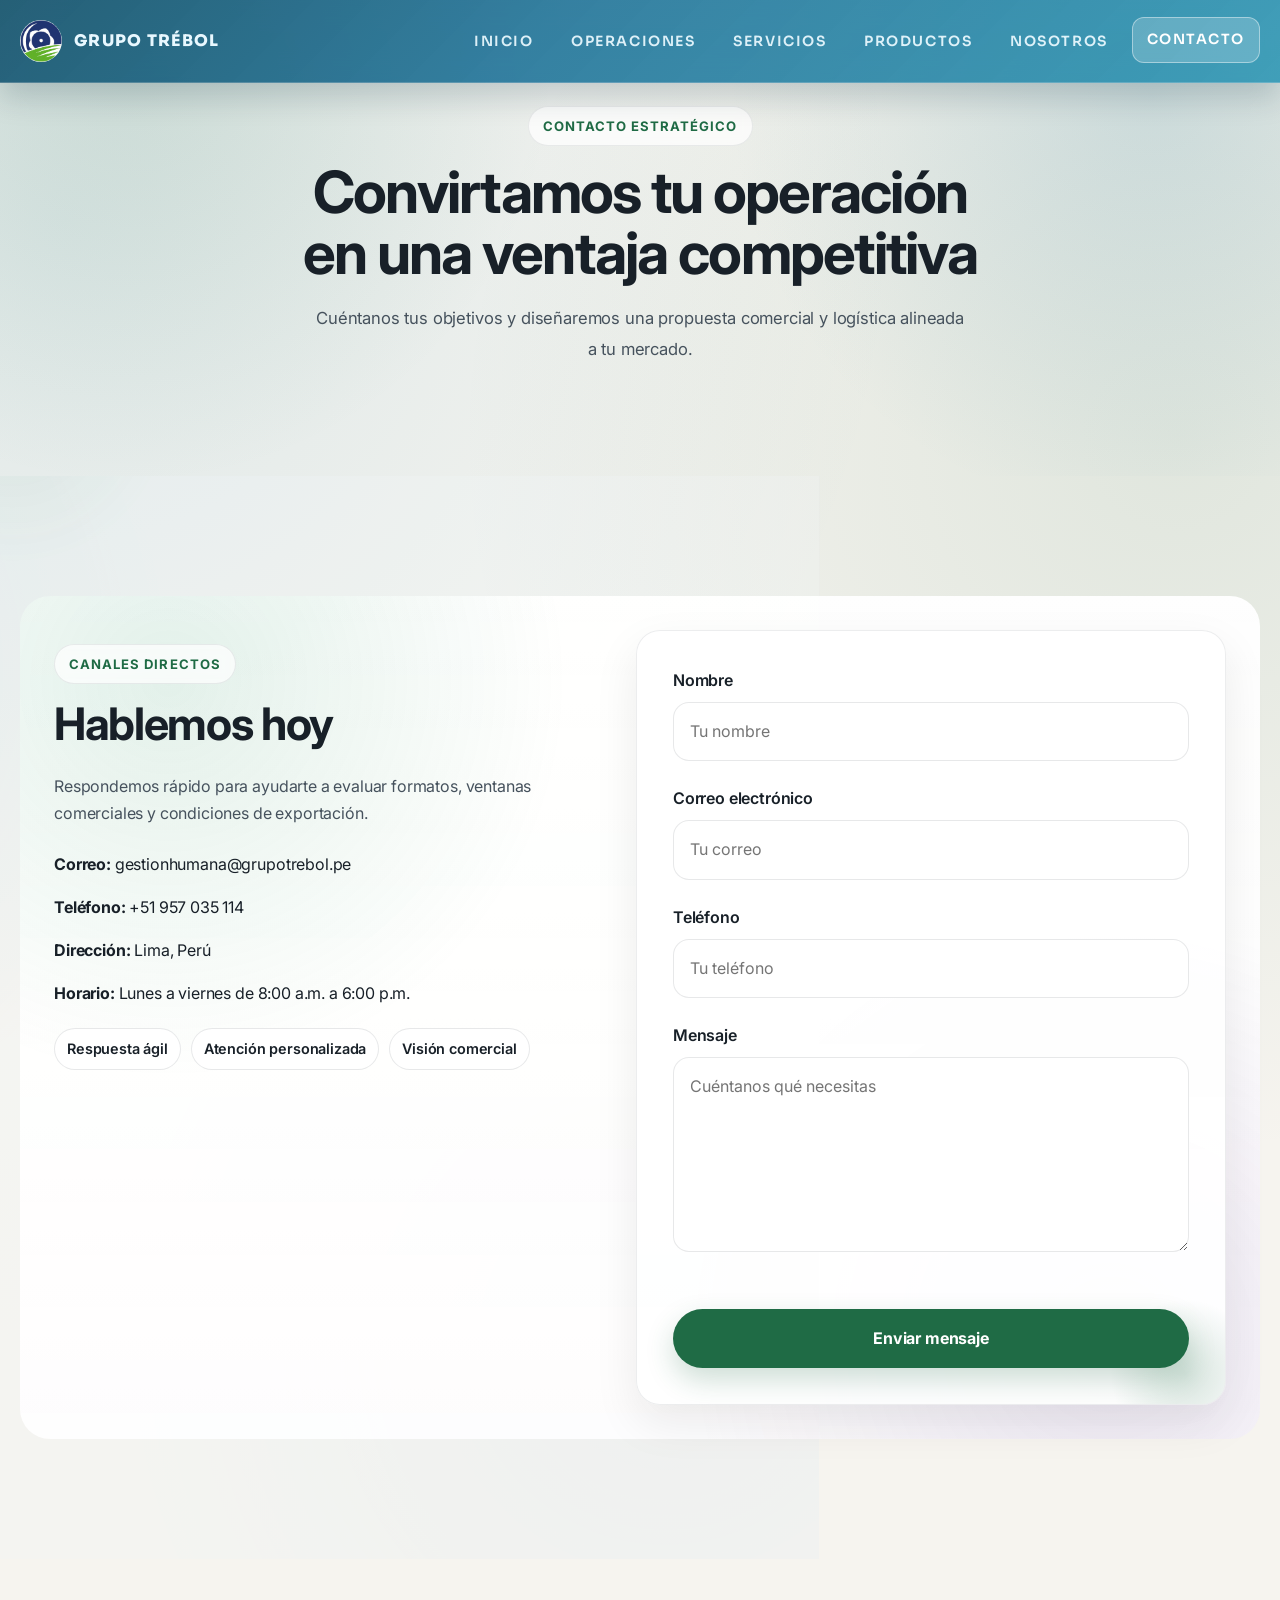
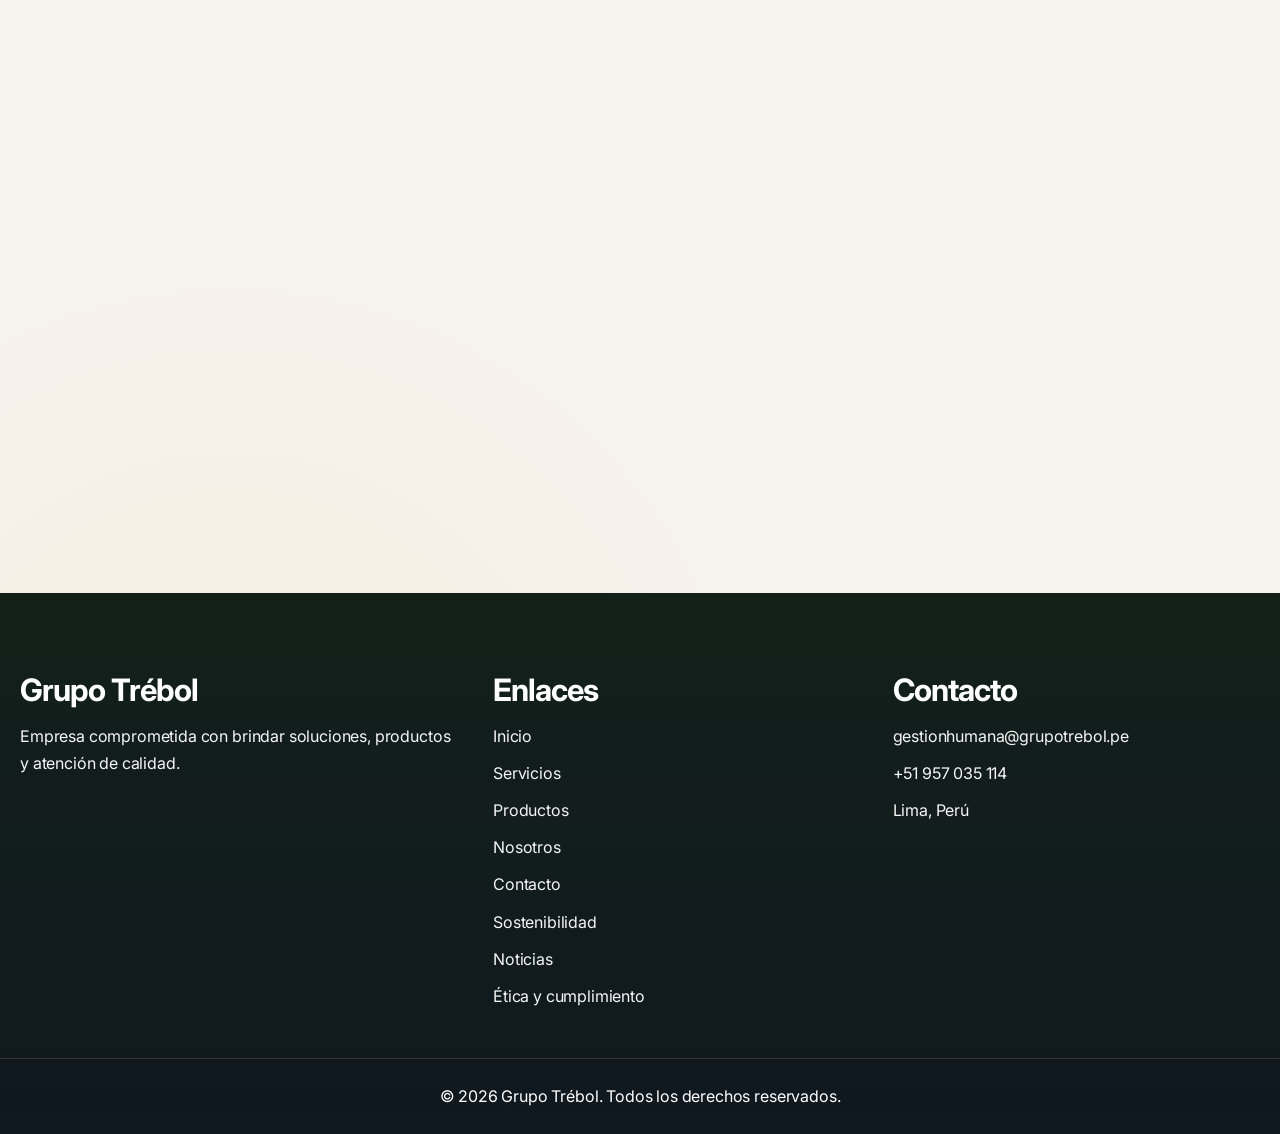
<file: contacto.html>
<!DOCTYPE html>
<html lang="es">
<head>
  <meta charset="UTF-8" />
  <meta name="viewport" content="width=device-width, initial-scale=1.0" />
  <title>Grupo Trébol | Contacto</title>
  <meta name="description" content="Contáctanos y recibe asesoría para exportación y comercialización de arándanos." />
  <link rel="stylesheet" href="assets/css/global.css" />
  <link rel="stylesheet" href="assets/css/contacto.css" />
</head>
<body class="page-vibrant">

  <header class="header" id="siteHeader">
    <div class="container navbar">
      <a href="index.html" class="logo" aria-label="Grupo Trébol"><img src="assets/img/icons/logo_svg_trebol_2.jpeg" alt="Grupo Trébol"><span>GRUPO TRÉBOL</span></a>
      <button class="menu-toggle" type="button" aria-label="Abrir menú" aria-expanded="false" aria-controls="siteNav"><span></span><span></span><span></span></button>
      <nav class="nav" id="siteNav"><ul class="nav-list"><li><a href="index.html">Inicio</a></li><li><a href="operaciones.html">Operaciones</a></li><li><a href="servicios.html">Servicios</a></li><li><a href="productos.html">Productos</a></li><li><a href="nosotros.html">Nosotros</a></li><li><a href="contacto.html" class="btn btn-outline active">Contacto</a></li></ul></nav>
    </div>
  </header>

  <main>
    <section class="hero page-hero contacto-hero">
      <div class="container section-header">
        <span class="section-tag">Contacto estratégico</span>
        <h1>Convirtamos tu operación en una ventaja competitiva</h1>
        <p>Cuéntanos tus objetivos y diseñaremos una propuesta comercial y logística alineada a tu mercado.</p>
      </div>
    </section>

    <section class="section section-theme-ocean">
      <div class="container contact-grid">
        <div class="contact-info reveal">
          <span class="section-tag">Canales directos</span>
          <h2>Hablemos hoy</h2>
          <p>Respondemos rápido para ayudarte a evaluar formatos, ventanas comerciales y condiciones de exportación.</p>
          <ul class="contact-list">
            <li><strong>Correo:</strong> gestionhumana@grupotrebol.pe</li>
            <li><strong>Teléfono:</strong> +51 957 035 114</li>
            <li><strong>Dirección:</strong> Lima, Perú</li>
            <li><strong>Horario:</strong> Lunes a viernes de 8:00 a.m. a 6:00 p.m.</li>
          </ul>
          <div class="contact-badges">
            <span>Respuesta ágil</span><span>Atención personalizada</span><span>Visión comercial</span>
          </div>
        </div>

        <form class="contact-form reveal" novalidate>
          <div class="form-group"><label for="nombre">Nombre</label><input type="text" id="nombre" name="nombre" placeholder="Tu nombre" required /></div>
          <div class="form-group"><label for="email">Correo electrónico</label><input type="email" id="email" name="email" placeholder="Tu correo" required /></div>
          <div class="form-group"><label for="telefono">Teléfono</label><input type="tel" id="telefono" name="telefono" placeholder="Tu teléfono" required /></div>
          <div class="form-group"><label for="mensaje">Mensaje</label><textarea id="mensaje" name="mensaje" rows="6" placeholder="Cuéntanos qué necesitas" required></textarea></div>
          <p class="contact-form-status" aria-live="polite"></p>
          <button type="submit" class="btn btn-primary btn-full">Enviar mensaje</button>
        </form>
      </div>
    </section>
    <section class="section section-theme-plum corporate-trust-section reveal">
      <div class="container corporate-trust-grid">
        <article class="corporate-trust-card">
          <span class="section-tag">Relación de largo plazo</span>
          <h2>Además del contacto comercial, ofrecemos canal ético y seguimiento transparente</h2>
          <p>Si necesitas una cotización, soporte operativo o reportar un caso de integridad, tendrás respuesta formal y trazable.</p>
          <a href="operaciones.html#cumplimiento" class="btn btn-secondary-dark">Canal de cumplimiento</a>
        </article>
        <article class="corporate-mini-card">
          <h3>Información corporativa</h3>
          <p>Consulta nuestros pilares de sostenibilidad y últimas actualizaciones para evaluar nuestra operación integral.</p>
          <a href="operaciones.html#sostenibilidad">Ver sostenibilidad</a>
        </article>
      </div>
    </section>

  </main>

  <footer class="footer">
    <div class="container footer-grid">
      <div><h3>Grupo Trébol</h3><p>Empresa comprometida con brindar soluciones, productos y atención de calidad.</p></div>
      <div><h3>Enlaces</h3><ul class="footer-links"><li><a href="index.html">Inicio</a></li><li><a href="servicios.html">Servicios</a></li><li><a href="productos.html">Productos</a></li><li><a href="nosotros.html">Nosotros</a></li><li><a href="contacto.html">Contacto</a></li><li><a href="operaciones.html#sostenibilidad">Sostenibilidad</a></li><li><a href="operaciones.html#noticias">Noticias</a></li><li><a href="operaciones.html#cumplimiento">Ética y cumplimiento</a></li></ul></div>
      <div><h3>Contacto</h3><ul class="footer-links"><li><a href="mailto:gestionhumana@grupotrebol.pe">gestionhumana@grupotrebol.pe</a></li><li><a href="tel:+51957035114">+51 957 035 114</a></li><li>Lima, Perú</li></ul></div>
    </div>
    <div class="footer-bottom"><p>&copy; 2026 Grupo Trébol. Todos los derechos reservados.</p></div>
  </footer>

  <script src="assets/js/global.js"></script>
  <script src="assets/js/contacto.js"></script>
</body>
</html>
</file>
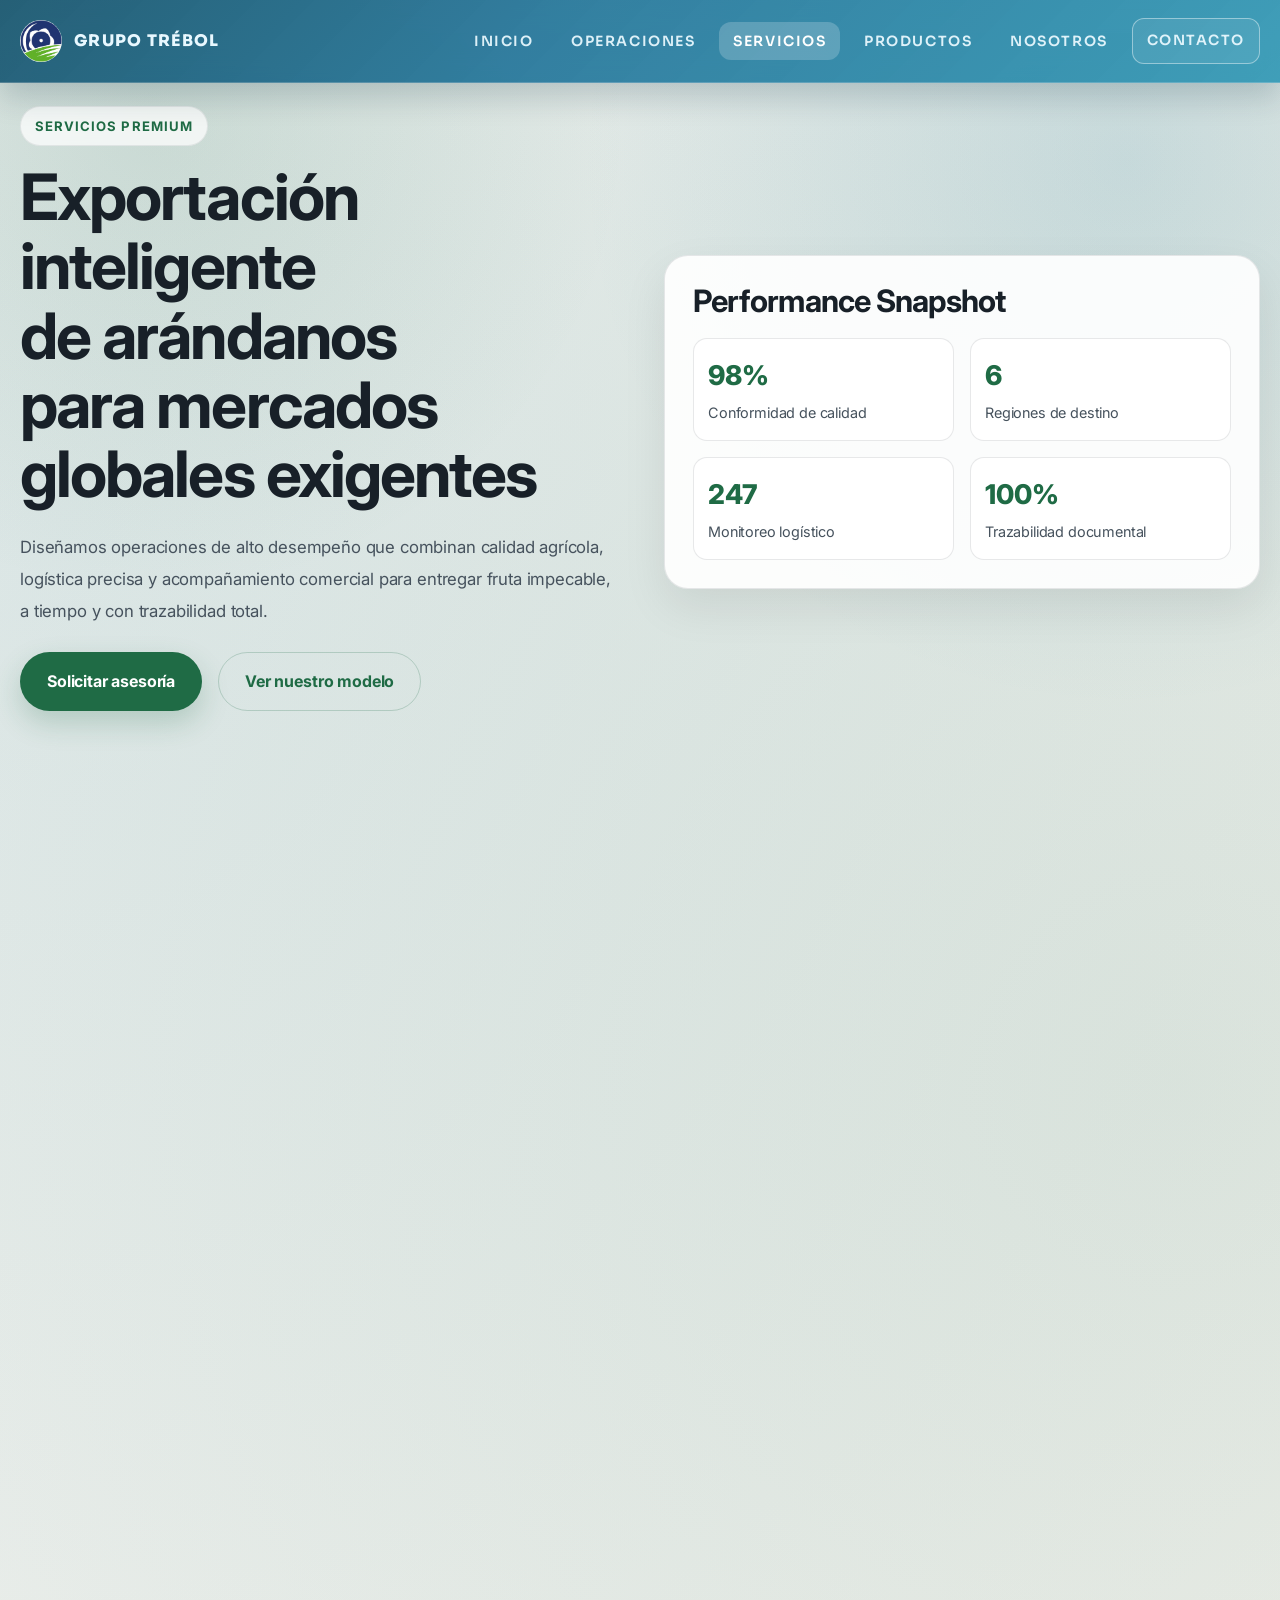
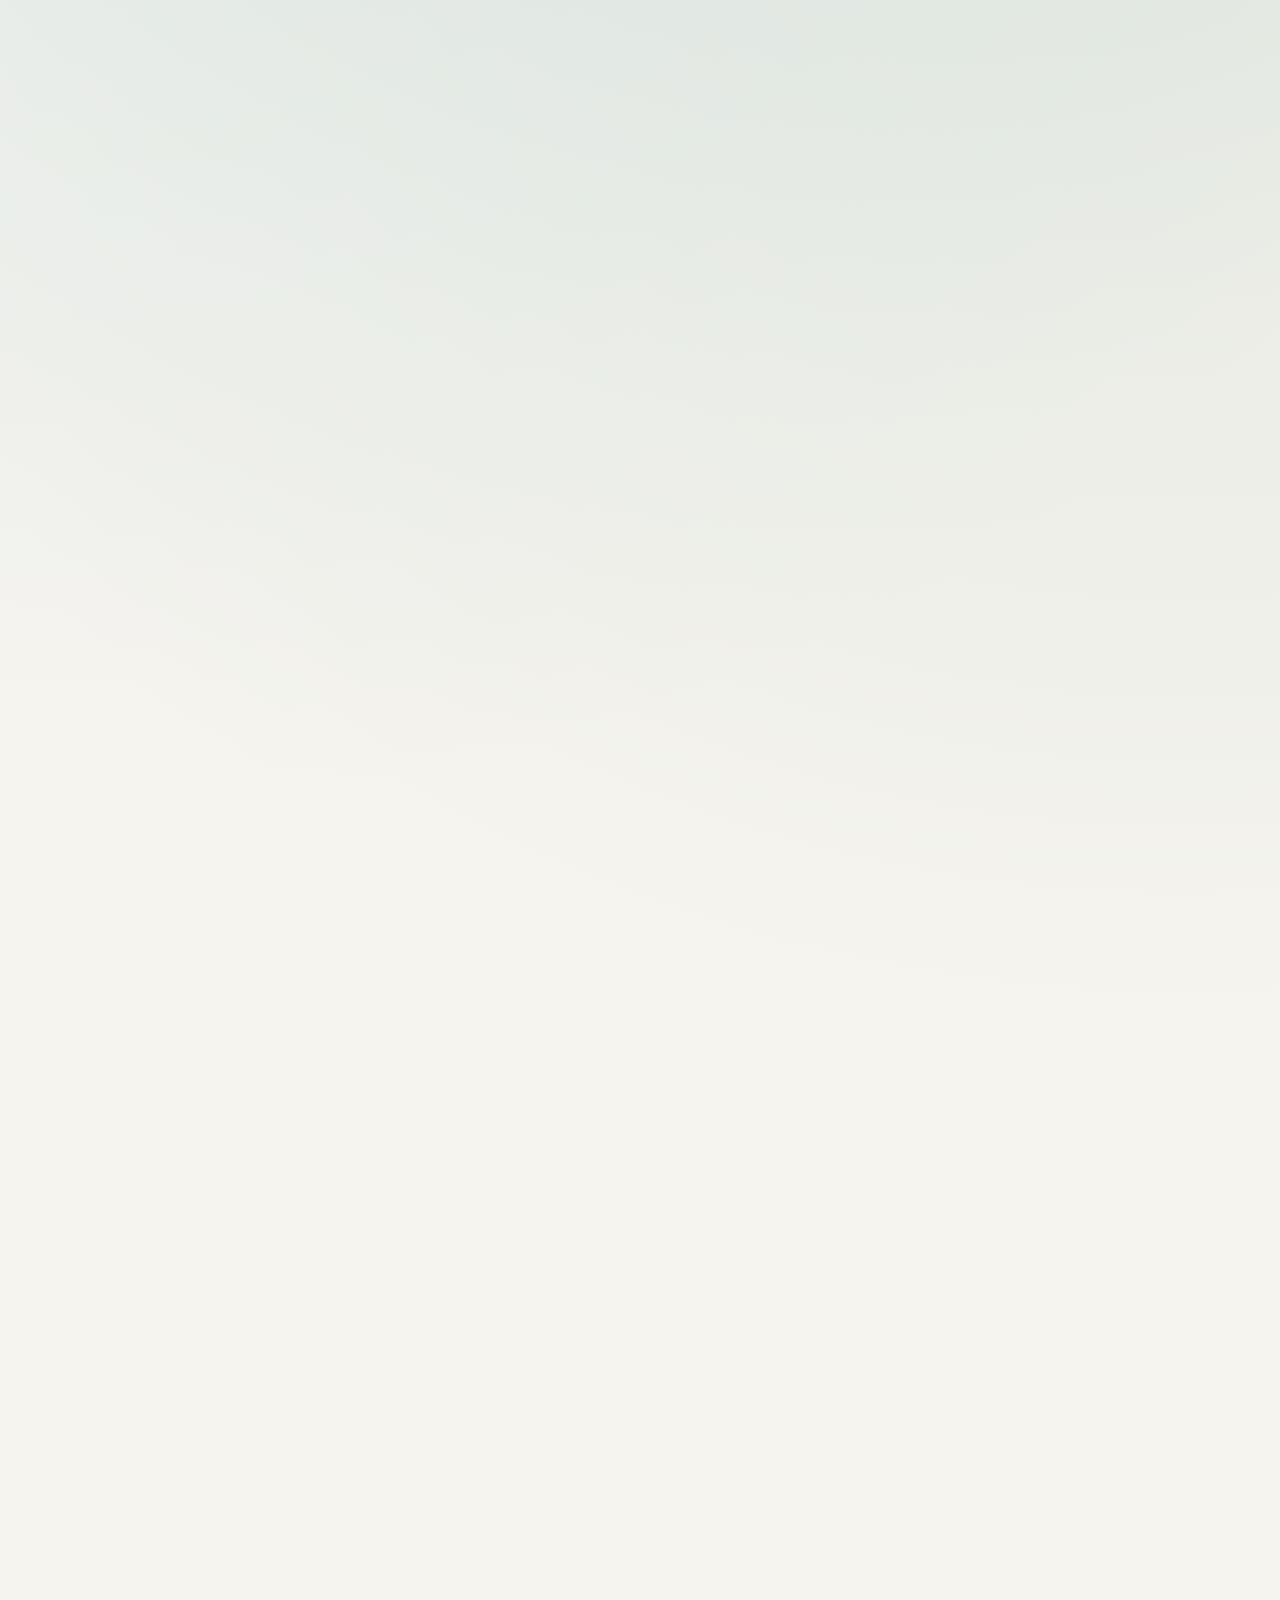
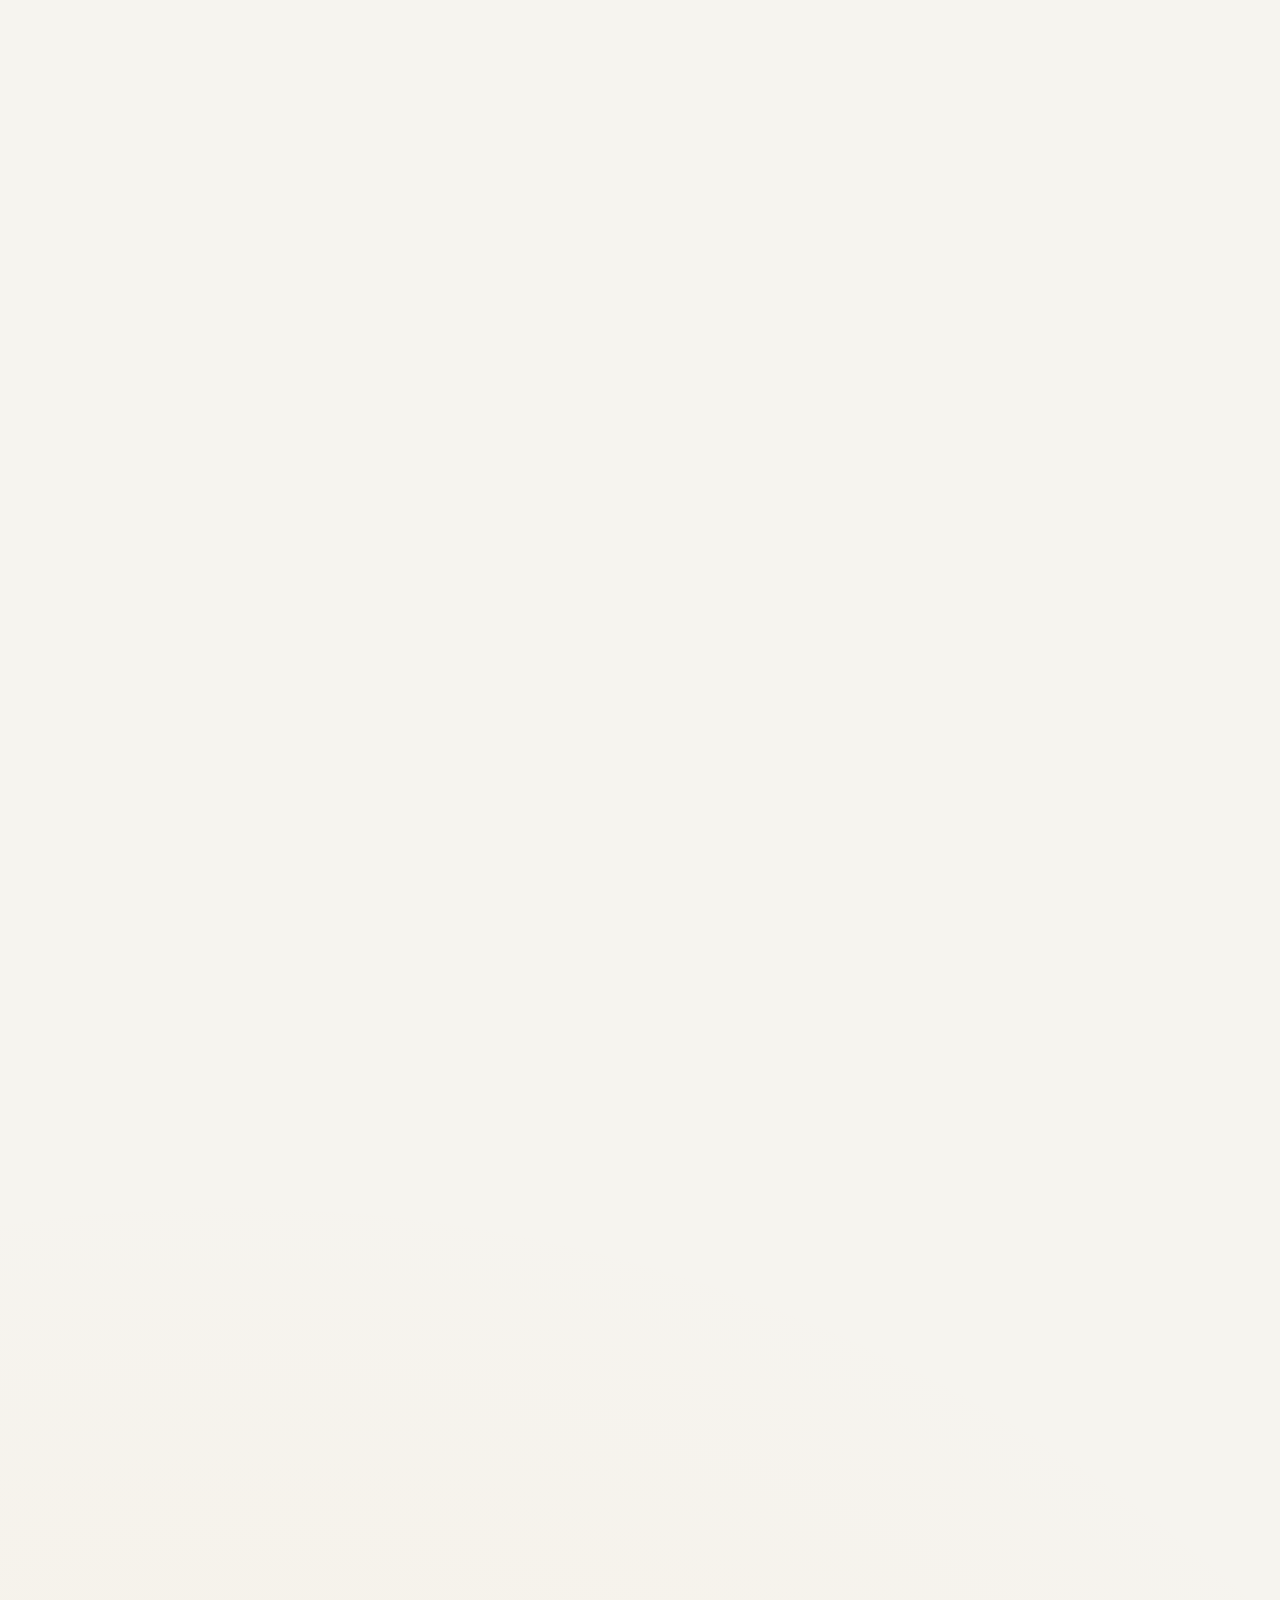
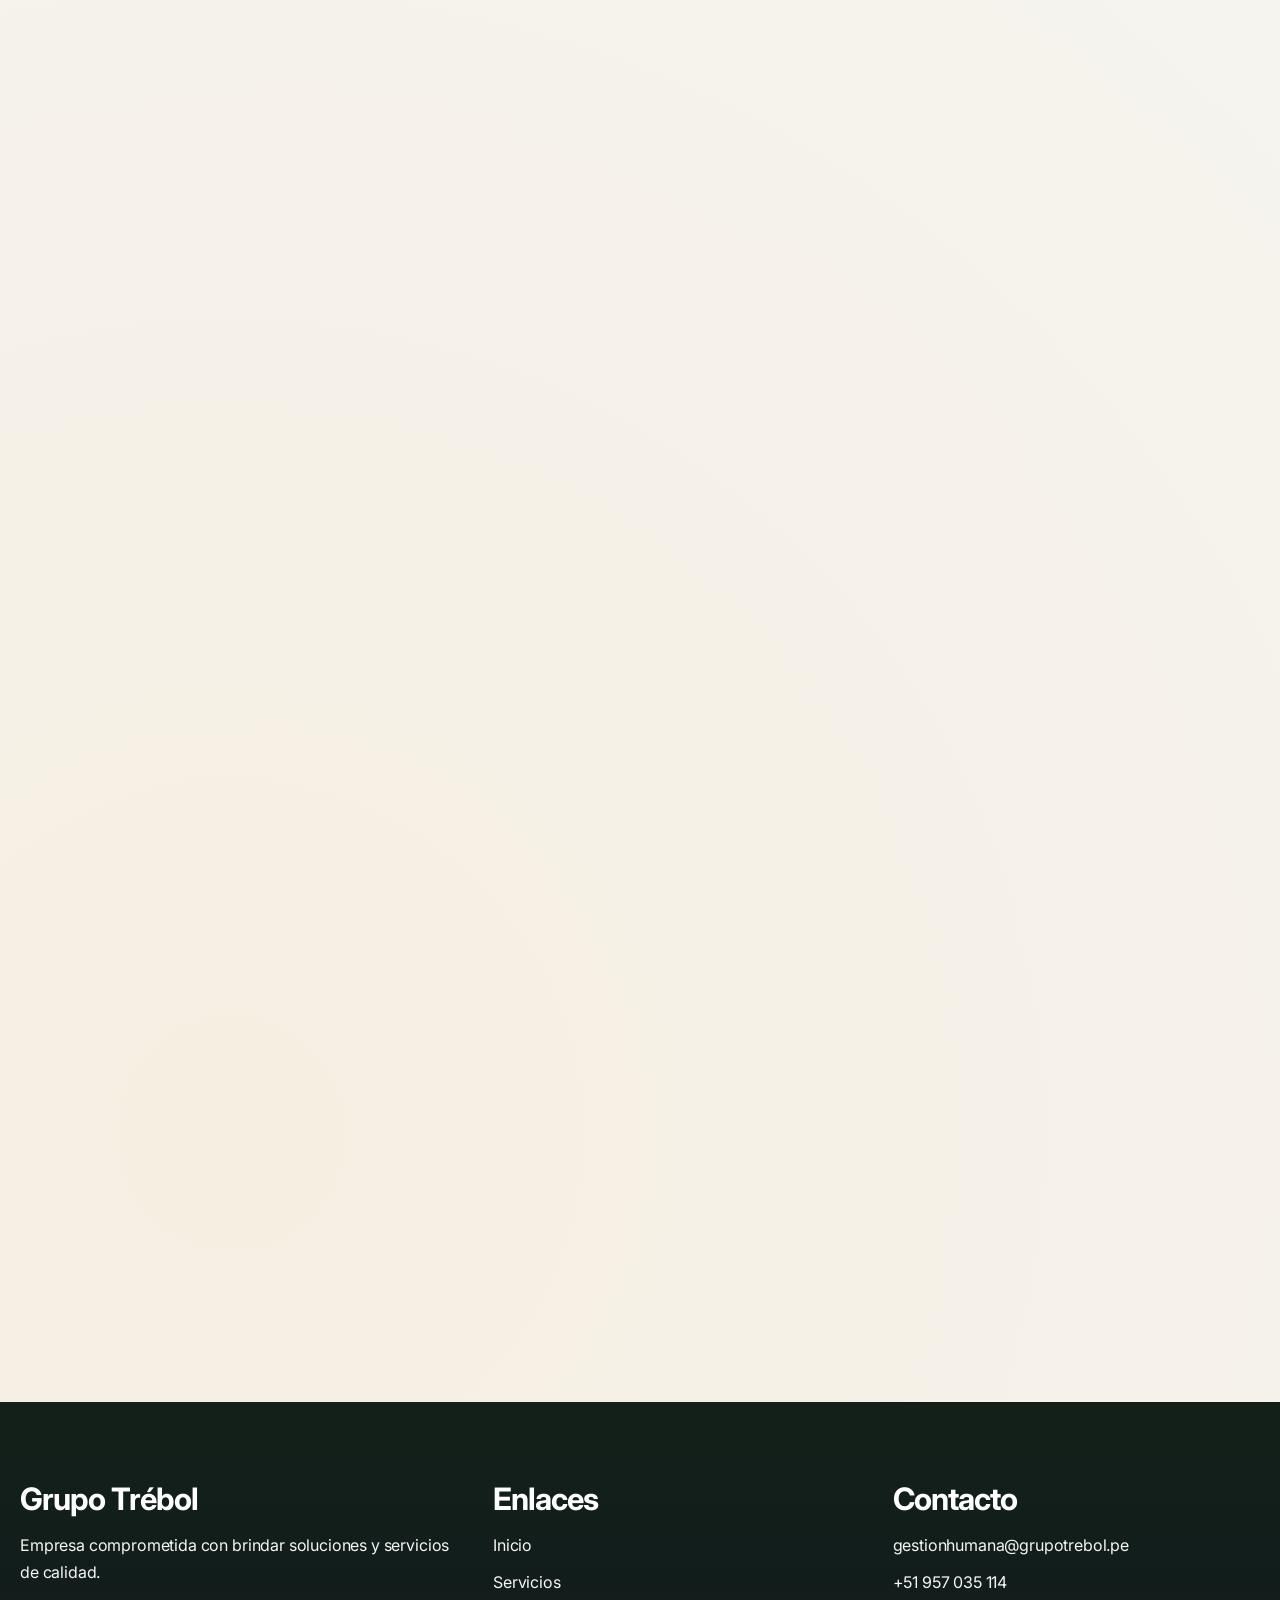
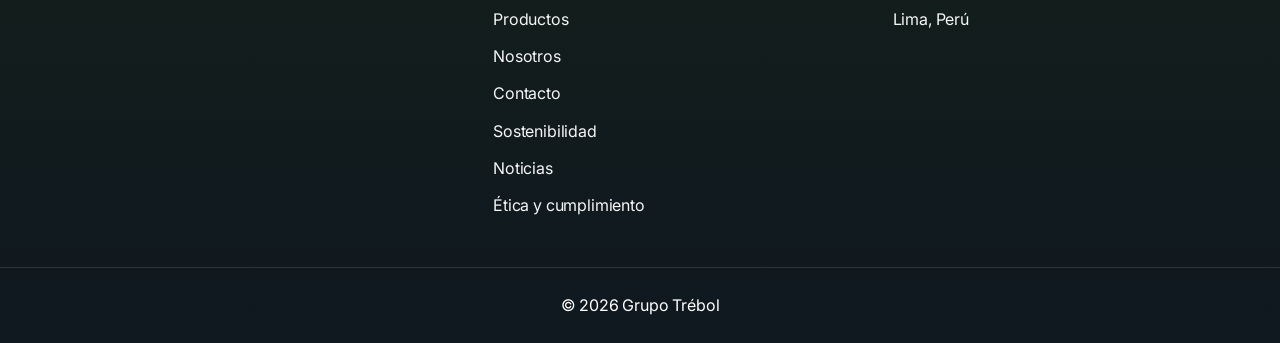
<file: servicios.html>
<!DOCTYPE html>
<html lang="es">
<head>
  <meta charset="UTF-8">
  <meta name="viewport" content="width=device-width, initial-scale=1.0">
  <title>Grupo Trébol | Servicios</title>
  <meta name="description" content="Servicios premium de exportación de arándanos: calidad, cadena de frío, trazabilidad y llegada internacional.">
  <link rel="stylesheet" href="assets/css/global.css" />
  <link rel="stylesheet" href="assets/css/servicios.css" />
  <link rel="stylesheet" href="assets/css/index.css" />
</head>
<body class="page-vibrant">

  <header class="header" id="siteHeader">
    <div class="container navbar">
      <a href="index.html" class="logo" aria-label="Grupo Trébol">
        <img src="assets/img/icons/logo_svg_trebol_2.jpeg" alt="Grupo Trébol">
        <span>GRUPO TRÉBOL</span>
      </a>

      <button class="menu-toggle" type="button" aria-label="Abrir menú" aria-expanded="false" aria-controls="siteNav">
        <span></span>
        <span></span>
        <span></span>
      </button>

      <nav class="nav" id="siteNav">
        <ul class="nav-list">
          <li><a href="index.html">Inicio</a></li>
          <li><a href="operaciones.html">Operaciones</a></li>
          <li><a href="servicios.html" class="active">Servicios</a></li>
          <li><a href="productos.html">Productos</a></li>
          <li><a href="nosotros.html">Nosotros</a></li>
          <li><a href="contacto.html" class="btn btn-outline">Contacto</a></li>
        </ul>
      </nav>
    </div>
  </header>

  <main>

    <section class="hero page-hero servicios-hero">
      <div class="container hero-grid">
        <div class="hero-content reveal">
          <span class="section-tag">Servicios Premium</span>
          <h1>Exportación inteligente de arándanos para mercados globales exigentes</h1>
          <p>
            Diseñamos operaciones de alto desempeño que combinan calidad agrícola, logística precisa y acompañamiento comercial para entregar fruta impecable, a tiempo y con trazabilidad total.
          </p>
          <div class="hero-actions">
            <a href="contacto.html" class="btn btn-primary">Solicitar asesoría</a>
            <a href="#modelo" class="btn btn-secondary-dark">Ver nuestro modelo</a>
          </div>
        </div>

        <div class="hero-panel reveal">
          <h3>Performance Snapshot</h3>
          <div class="hero-kpis">
            <article>
              <span class="value">98%</span>
              <span class="label">Conformidad de calidad</span>
            </article>
            <article>
              <span class="value">6</span>
              <span class="label">Regiones de destino</span>
            </article>
            <article>
              <span class="value">24/7</span>
              <span class="label">Monitoreo logístico</span>
            </article>
            <article>
              <span class="value">100%</span>
              <span class="label">Trazabilidad documental</span>
            </article>
          </div>
        </div>
      </div>
    </section>

    <section class="section certifications-section section-theme-emerald" id="destinos">
      <div class="container">
        <header class="section-header reveal certifications-header">
          <span class="section-tag">Estándares</span>
          <h2>Destinos y Certificaciones</h2>
          <p>
            Nuestra operación se apoya en lineamientos técnicos, control documentario y disciplina operativa para responder a mercados exigentes.
          </p>
        </header>

        <div class="certifications-layout reveal" id="certificationsSection">

          <div class="certifications-tabs-panel">
            <div class="destinations-mobile-select-wrap">
              <label class="destinations-mobile-label" for="mobileDestinationSelect">Destino de exportación</label>
              <select id="mobileDestinationSelect" class="destinations-mobile-select" aria-label="Seleccionar destino de exportación">
                <option value="0">Europa</option>
                <option value="1">Estados Unidos</option>
                <option value="2">Tailandia</option>
                <option value="3">China</option>
                <option value="4">Singapur</option>
                <option value="5">Emiratos</option>
              </select>
            </div>

            <div class="tabs-header" id="certTabs" role="tablist" aria-label="Destinos de exportación">
              <button
                class="tab-button active"
                type="button"
                role="tab"
                aria-selected="true"
                data-tag="Europa"
                data-route="Ruta marítima"
                data-path="M 36 72 Q 48 30, 66 28"
                data-destx="66%"
                data-desty="28%"
                data-point="Europa"
                data-kg="320000"
                data-icon="ship"
              >
                Europa
              </button>

              <button
                class="tab-button"
                type="button"
                role="tab"
                aria-selected="false"
                data-tag="EEUU"
                data-route="Ruta aérea"
                data-path="M 36 72 Q 26 40, 31 26"
                data-destx="31%"
                data-desty="26%"
                data-point="Estados Unidos"
                data-kg="500000"
                data-icon="plane"
              >
                Estados Unidos
              </button>

              <button
                class="tab-button"
                type="button"
                role="tab"
                aria-selected="false"
                data-tag="Asia"
                data-route="Ruta marítima"
                data-path="M 36 72 Q 58 28, 83 49"
                data-destx="83%"
                data-desty="49%"
                data-point="Tailandia"
                data-kg="140000"
                data-icon="ship"
              >
                Tailandia
              </button>

              <button
                class="tab-button"
                type="button"
                role="tab"
                aria-selected="false"
                data-tag="Asia"
                data-route="Ruta aérea"
                data-path="M 36 72 Q 58 26, 80 42"
                data-destx="80%"
                data-desty="42%"
                data-point="China"
                data-kg="210000"
                data-icon="plane"
              >
                China
              </button>

              <button
                class="tab-button"
                type="button"
                role="tab"
                aria-selected="false"
                data-tag="Asia"
                data-route="Ruta marítima"
                data-path="M 36 72 Q 58 34, 86 62"
                data-destx="86%"
                data-desty="62%"
                data-point="Singapur"
                data-kg="95000"
                data-icon="ship"
              >
                Singapur
              </button>

              <button
                class="tab-button"
                type="button"
                role="tab"
                aria-selected="false"
                data-tag="Medio Oriente"
                data-route="Ruta aérea"
                data-path="M 36 72 Q 54 30, 76 39"
                data-destx="76%"
                data-desty="39%"
                data-point="Emiratos"
                data-kg="125000"
                data-icon="plane"
              >
                Emiratos
              </button>
            </div>
          </div>

          <div class="certifications-map-panel">
            <div class="certifications-map-card">
              <div class="map-card-top">
                <span class="section-tag map-card-tag" id="mapCardTag">Europa</span>
                <span class="map-card-route" id="mapCardRoute">Ruta marítima</span>
              </div>

              <div class="world-map-stage">
                <svg class="world-map-svg" viewBox="0 0 900 480" aria-hidden="true">
                  <g class="world-map-land">
                    <path d="M95 126 L150 102 L208 110 L248 93 L288 104 L314 130 L307 175 L266 208 L220 198 L178 214 L138 196 L110 176 L85 150 Z"/>
                    <path d="M202 221 L229 245 L248 289 L238 334 L216 385 L188 416 L162 388 L171 332 L166 287 L154 245 Z"/>
                    <path d="M432 101 L490 88 L550 98 L600 113 L648 134 L702 146 L754 164 L803 192 L786 212 L735 204 L699 195 L664 204 L613 195 L574 182 L534 186 L490 174 L452 155 L432 132 Z"/>
                    <path d="M470 210 L512 221 L543 254 L565 315 L543 366 L508 412 L468 402 L446 364 L425 314 L440 265 Z"/>
                    <path d="M680 272 L728 256 L785 266 L824 292 L798 339 L742 356 L688 347 L650 313 L655 277 Z"/>
                  </g>
                  <g class="world-map-grid">
                    <line x1="85" y1="120" x2="815" y2="120"/>
                    <line x1="85" y1="185" x2="815" y2="185"/>
                    <line x1="85" y1="250" x2="815" y2="250"/>
                    <line x1="85" y1="315" x2="815" y2="315"/>
                    <line x1="85" y1="380" x2="815" y2="380"/>
                    <line x1="130" y1="80" x2="130" y2="392"/>
                    <line x1="245" y1="80" x2="245" y2="392"/>
                    <line x1="360" y1="80" x2="360" y2="392"/>
                    <line x1="475" y1="80" x2="475" y2="392"/>
                    <line x1="590" y1="80" x2="590" y2="392"/>
                    <line x1="705" y1="80" x2="705" y2="392"/>
                    <line x1="815" y1="80" x2="815" y2="392"/>
                  </g>
                </svg>

                <div class="map-route-layer" id="mapRouteLayer">
                  <span class="map-point map-point-peru"><span>Perú</span></span>

                  <span class="map-point map-point-destination" id="mapDestinationPoint">
                    <span class="map-point-info">
                      <small id="mapDestinationKg">320,000 Kg</small>
                      <strong id="mapDestinationName">Europa</strong>
                    </span>
                  </span>

                  <svg class="map-route-svg" viewBox="0 0 100 100" preserveAspectRatio="none" aria-hidden="true">
                    <path id="mapRoutePath" class="map-route-path" d="M 36 72 Q 48 30, 66 28" />
                  </svg>

                  <span class="map-route-vehicle" id="mapRouteVehicle" aria-hidden="true">
                    <svg viewBox="0 0 24 24">
                      <path d="M4 15.5l1.5 1.2c.8.6 1.8.6 2.6 0l1-.8 1 .8c.8.6 1.8.6 2.6 0l1-.8 1 .8c.8.6 1.8.6 2.6 0L20 15.5V10l-3-1.2V6.5h-3V7.6L12 6 7 8.2v4.3L4 13.8zm5-2.7V9.7l3-1.2 3 1.2v3.1zM4.5 19c.7.7 1.8.7 2.5 0 .7.7 1.8.7 2.5 0 .7.7 1.8.7 2.5 0 .7.7 1.8.7 2.5 0 .7.7 1.8.7 2.5 0 .7.7 1.8.7 2.5 0"/>
                    </svg>
                  </span>
                </div>
              </div>
            </div>
          </div>

          <div class="certifications-accordion-card">
            <div class="certifications-accordion" id="certificationsAccordion">
              <article class="cert-accordion-item active">
                <button class="cert-accordion-header" type="button" aria-expanded="true">
                  <span>GlobalG.A.P.</span>
                  <span class="cert-accordion-icon">+</span>
                </button>
                <div class="cert-accordion-body">
                  <p>
                    Estándar orientado a buenas prácticas agrícolas, trazabilidad, control de procesos y cumplimiento en campo.
                  </p>
                </div>
              </article>

              <article class="cert-accordion-item">
                <button class="cert-accordion-header" type="button" aria-expanded="false">
                  <span>GRASP</span>
                  <span class="cert-accordion-icon">+</span>
                </button>
                <div class="cert-accordion-body">
                  <p>
                    Refuerza aspectos sociales, condiciones laborales, bienestar del personal y orden documental en la operación.
                  </p>
                </div>
              </article>

              <article class="cert-accordion-item">
                <button class="cert-accordion-header" type="button" aria-expanded="false">
                  <span>SMETA / Auditorías éticas</span>
                  <span class="cert-accordion-icon">+</span>
                </button>
                <div class="cert-accordion-body">
                  <p>
                    Evalúa prácticas de cumplimiento, responsabilidad empresarial, seguridad y consistencia en la gestión operativa.
                  </p>
                </div>
              </article>
            </div>
          </div>

        </div>
      </div>
    </section>
    <section class="section section-alt section-theme-emerald" id="modelo">
      <div class="container section-header reveal">
        <span class="section-tag">Modelo Operativo</span>
        <h2>Nuestro flujo de ejecución de punta a punta</h2>
      </div>
      <div class="container process-grid">
        <article class="process-step reveal"><span>01</span><h3>Planificación comercial</h3><p>Definimos destinos, ventanas y formatos de empaque óptimos según demanda.</p></article>
        <article class="process-step reveal"><span>02</span><h3>Control de campo</h3><p>Supervisamos cosecha y selección con criterios técnicos de firmeza y calibre.</p></article>
        <article class="process-step reveal"><span>03</span><h3>Empaque estratégico</h3><p>Presentaciones adaptadas al canal de venta con enfoque en vida útil.</p></article>
        <article class="process-step reveal"><span>04</span><h3>Cadena de frío</h3><p>Estabilidad térmica monitoreada para preservar frescura durante tránsito.</p></article>
      </div>
    </section>

    <section class="servicios-section section-theme-plum">
      <div class="servicios-header reveal">
        <span class="servicios-etiqueta">Diferenciales</span>
        <h2>Los 5 pilares que sostienen nuestro estándar profesional</h2>
      </div>

      <article class="servicio-item reveal">
        <div class="servicio-texto"><h3>Calidad superior de fruta</h3><p>Protocolos técnicos que aseguran firmeza, sabor y presentación premium.</p></div>
        <div class="servicio-imagen"><img src="assets/img/productos/11oz.png" alt="Calidad superior" /></div>
      </article>
      <article class="servicio-item servicio-reverso reveal">
        <div class="servicio-texto"><h3>Volumen confiable</h3><p>Capacidad para cumplir programas con continuidad durante campaña.</p></div>
        <div class="servicio-imagen"><img src="assets/img/productos/18oz.webp" alt="Volumen confiable" /></div>
      </article>
      <article class="servicio-item reveal">
        <div class="servicio-texto"><h3>Logística impecable</h3><p>Gestión integral desde origen hasta entrega final con visibilidad operativa.</p></div>
        <div class="servicio-imagen"><img src="assets/img/productos/4.4oz.jpg" alt="Logística" /></div>
      </article>
      <article class="servicio-item servicio-reverso reveal">
        <div class="servicio-texto"><h3>Certificaciones y trazabilidad</h3><p>Documentación robusta para mercados que exigen cumplimiento global.</p></div>
        <div class="servicio-imagen"><img src="assets/img/productos/drypint.jpg" alt="Trazabilidad" /></div>
      </article>
      <article class="servicio-item reveal">
        <div class="servicio-texto"><h3>Relación comercial de largo plazo</h3><p>Construimos vínculos sólidos con importadores y distribuidores líderes.</p></div>
        <div class="servicio-imagen"><img src="assets/img/productos/11oz.png" alt="Relaciones comerciales" /></div>
      </article>
    </section>

    <section class="section cta-band reveal section-theme-sunrise">
      <div class="container cta-band-content">
        <h2>¿Quieres elevar tu operación de exportación?</h2>
        <p>Conversemos sobre una estrategia a medida para tu mercado objetivo.</p>
        <a href="contacto.html" class="btn btn-primary">Hablar con un especialista</a>
      </div>
    </section>

    <section class="section section-theme-emerald corporate-trust-section reveal">
      <div class="container corporate-trust-grid">
        <article class="corporate-trust-card">
          <span class="section-tag">Garantía corporativa</span>
          <h2>Servicios respaldados por sostenibilidad, trazabilidad y cumplimiento</h2>
          <p>Integramos protocolos técnicos y de gobernanza para ofrecer operaciones confiables ante mercados internacionales exigentes.</p>
          <a href="operaciones.html#sostenibilidad" class="btn btn-secondary-dark">Conocer sistema de gestión</a>
        </article>
        <article class="corporate-mini-card">
          <h3>Actualizaciones operativas</h3>
          <p>Mantenemos comunicación constante de mejoras y desempeño para clientes y socios estratégicos.</p>
          <a href="operaciones.html#noticias">Ver noticias corporativas</a>
        </article>
      </div>
    </section>

  </main>

  <footer class="footer">
    <div class="container footer-grid">
      <div><h3>Grupo Trébol</h3><p>Empresa comprometida con brindar soluciones y servicios de calidad.</p></div>
      <div><h3>Enlaces</h3><ul class="footer-links"><li><a href="index.html">Inicio</a></li><li><a href="servicios.html">Servicios</a></li><li><a href="productos.html">Productos</a></li><li><a href="nosotros.html">Nosotros</a></li><li><a href="contacto.html">Contacto</a></li><li><a href="operaciones.html#sostenibilidad">Sostenibilidad</a></li><li><a href="operaciones.html#noticias">Noticias</a></li><li><a href="operaciones.html#cumplimiento">Ética y cumplimiento</a></li></ul></div>
      <div><h3>Contacto</h3><ul class="footer-links"><li><a href="mailto:gestionhumana@grupotrebol.pe">gestionhumana@grupotrebol.pe</a></li><li><a href="tel:+51957035114">+51 957 035 114</a></li><li>Lima, Perú</li></ul></div>
    </div>
    <div class="footer-bottom"><p>© 2026 Grupo Trébol</p></div>
  </footer>

  <script src="assets/js/global.js"></script>
  <script src="assets/js/servicios.js"></script>
  <script src="assets/js/index.js"></script>
</body>
</html>
</file>
<file: assets/css/global.css>
@import url("https://fonts.googleapis.com/css2?family=Inter:wght@400;500;600;700;800;900&family=Montserrat:wght@500;600;700;800&family=Sora:wght@500;600;700;800&display=swap");

/* =========================
   RESET
========================= */
*,
*::before,
*::after {
  box-sizing: border-box;
}

* {
  margin: 0;
  padding: 0;
  min-width: 0;
}

html {
  scroll-behavior: smooth;
  overflow-x: hidden;
}

body {
  font-family: var(--font-base);
  background:
    radial-gradient(circle at top left, rgba(31, 107, 69, 0.04), transparent 26%),
    radial-gradient(circle at bottom right, rgba(24, 85, 55, 0.04), transparent 22%),
    var(--color-bg);
  color: var(--color-text);
  line-height: 1.7;
  letter-spacing: -0.01em;
  overflow-x: hidden;
}

img,
picture,
svg,
video,
canvas {
  max-width: 100%;
  display: block;
}

input,
textarea,
button,
select {
  font: inherit;
}

button {
  background: none;
  border: none;
}

a {
  text-decoration: none;
  color: inherit;
}

ul {
  list-style: none;
}

/* =========================
   VARIABLES
========================= */
:root {
  --header-height: 82px;
  --header-bg: linear-gradient(135deg, rgba(13, 77, 104, 0.88), rgba(17, 106, 146, 0.84) 42%, rgba(22, 140, 174, 0.78));
  --header-border: rgba(255, 255, 255, 0.22);

  --color-bg: #f6f4ef;
  --color-surface: #ffffff;
  --color-surface-alt: #eef2ec;
  --color-text: #182028;
  --color-text-soft: #46525d;
  --color-primary: #1f6b45;
  --color-primary-hover: #185537;
  --color-border: rgba(24, 32, 40, 0.10);
  --color-shadow: 0 18px 45px rgba(0, 0, 0, 0.08);

  --container-width: 1240px;

  --font-base: "Inter", Arial, Helvetica, sans-serif;
  --font-menu: "Sora", "Montserrat", "Segoe UI", sans-serif;
  --radius: 22px;

  --space-8: 8px;
  --space-12: 12px;
  --space-16: 16px;
  --space-20: 20px;
  --space-24: 24px;
  --space-32: 32px;
  --space-40: 40px;
  --space-48: 48px;
  --space-64: 64px;
  --space-80: 80px;
  --space-96: 96px;
  --space-120: 120px;
}

/* =========================
   BASE
========================= */
main {
  display: block;
}

h1,
h2,
h3,
h4 {
  letter-spacing: -0.03em;
  line-height: 1.08;
  text-wrap: balance;
}

h1 { font-size: clamp(2.25rem, 1.6rem + 2.6vw, 4.35rem); }
h2 { font-size: clamp(1.8rem, 1.25rem + 2.05vw, 3.4rem); }
h3 { font-size: clamp(1.3rem, 1.05rem + 1.1vw, 2rem); }
h4 { font-size: clamp(1.05rem, 0.95rem + 0.45vw, 1.4rem); }

p {
  color: var(--color-text-soft);
  text-wrap: pretty;
}

.container {
  width: min(100% - 40px, var(--container-width));
  margin-inline: auto;
}

.section {
  position: relative;
  isolation: isolate;
  overflow: clip;
  padding: var(--space-120) 0;
}

.section::before {
  content: "";
  position: absolute;
  inset: 0;
  background:
    linear-gradient(112deg, transparent 0%, rgba(255, 255, 255, 0.18) 48%, transparent 100%);
  opacity: 0.2;
  mix-blend-mode: soft-light;
  transform: translateX(-36%);
  animation: sectionLightSweep 14s ease-in-out infinite;
  pointer-events: none;
  z-index: -1;
}

.section::after {
  content: "";
  position: absolute;
  inset: -22% auto auto -12%;
  width: clamp(180px, 26vw, 360px);
  height: clamp(180px, 26vw, 360px);
  border-radius: 50%;
  background: radial-gradient(circle, rgba(31, 107, 69, 0.12) 0%, rgba(31, 107, 69, 0) 70%);
  filter: blur(2px);
  pointer-events: none;
  opacity: 0.55;
  z-index: -1;
  animation: sectionAmbientDrift 18s ease-in-out infinite alternate;
}

.section-alt {
  background-color: var(--color-surface-alt);
}

.page-vibrant {
  background:
    radial-gradient(circle at 5% 8%, rgba(21, 132, 175, 0.10), transparent 30%),
    radial-gradient(circle at 92% 16%, rgba(31, 107, 69, 0.1), transparent 28%),
    radial-gradient(circle at 18% 88%, rgba(239, 173, 66, 0.08), transparent 26%),
    var(--color-bg);
}

.section-theme-ocean,
.section-theme-emerald,
.section-theme-sunrise,
.section-theme-plum {
  position: relative;
  isolation: isolate;
  overflow: clip;
}

.section-theme-ocean::before,
.section-theme-emerald::before,
.section-theme-sunrise::before,
.section-theme-plum::before {
  content: "";
  position: absolute;
  inset: 0;
  z-index: -1;
}

.section-theme-ocean::before {
  background:
    radial-gradient(circle at 12% 18%, rgba(14, 132, 176, 0.2), transparent 34%),
    radial-gradient(circle at 88% 80%, rgba(48, 95, 179, 0.14), transparent 38%),
    linear-gradient(180deg, #f5fbff 0%, #eef6fb 100%);
}

.section-theme-emerald::before {
  background:
    radial-gradient(circle at 18% 22%, rgba(31, 107, 69, 0.2), transparent 32%),
    radial-gradient(circle at 88% 8%, rgba(65, 169, 121, 0.14), transparent 35%),
    linear-gradient(180deg, #f7fcf8 0%, #edf7f0 100%);
}

.section-theme-sunrise::before {
  background:
    radial-gradient(circle at 85% 20%, rgba(250, 180, 67, 0.22), transparent 34%),
    radial-gradient(circle at 15% 88%, rgba(245, 118, 68, 0.18), transparent 38%),
    linear-gradient(180deg, #fff9f2 0%, #fff3e4 100%);
}

.section-theme-plum::before {
  background:
    radial-gradient(circle at 12% 16%, rgba(103, 60, 151, 0.18), transparent 34%),
    radial-gradient(circle at 92% 84%, rgba(61, 123, 210, 0.16), transparent 36%),
    linear-gradient(180deg, #f8f6ff 0%, #f1efff 100%);
}

.section-surface {
  position: relative;
  overflow: clip;
}

.section-divider {
  width: min(100% - 80px, 1180px);
  height: 1px;
  margin: 0 auto 46px;
  background: linear-gradient(
    90deg,
    transparent 0%,
    rgba(31, 107, 69, 0.14) 16%,
    rgba(19, 103, 138, 0.26) 50%,
    rgba(31, 107, 69, 0.14) 84%,
    transparent 100%
  );
}

.section-tag {
  display: inline-flex;
  align-items: center;
  gap: 8px;
  margin-bottom: var(--space-16);
  padding: 8px 14px;
  border: 1px solid rgba(24, 32, 40, 0.08);
  border-radius: 999px;
  font-size: 0.82rem;
  font-weight: 700;
  letter-spacing: 0.08em;
  text-transform: uppercase;
  color: var(--color-primary);
  background-color: rgba(255, 255, 255, 0.72);
  backdrop-filter: blur(6px);
}

.section-header {
  max-width: 820px;
  text-align: center;
  margin: 0 auto var(--space-64);
}

.section-header h1,
.section-header h2 {
  font-size: clamp(2.3rem, 1.6rem + 2.55vw, 3.85rem);
  line-height: 1.05;
  margin-bottom: 18px;
}

.section-header p {
  font-size: 1.04rem;
  line-height: 1.9;
  max-width: 65ch;
  margin-inline: auto;
}

.section-action {
  display: flex;
  justify-content: center;
  margin-top: 40px;
}

/* =========================
   BOTONES
========================= */
.btn {
  display: inline-flex;
  align-items: center;
  justify-content: center;
  padding: 15px 26px;
  border-radius: 999px;
  border: 1px solid transparent;
  font-weight: 700;
  letter-spacing: -0.01em;
  transition:
    transform 0.25s ease,
    background-color 0.25s ease,
    color 0.25s ease,
    border-color 0.25s ease,
    box-shadow 0.25s ease;
  cursor: pointer;
}

.btn:hover {
  transform: translateY(-2px);
}

.btn-primary {
  background-color: var(--color-primary);
  color: #ffffff;
  box-shadow: 0 12px 28px rgba(31, 107, 69, 0.22);
}

.btn-primary:hover {
  background-color: var(--color-primary-hover);
}

.btn-secondary {
  background-color: rgba(255, 255, 255, 0.12);
  color: #ffffff;
  border-color: rgba(255, 255, 255, 0.32);
  backdrop-filter: blur(8px);
}

.btn-secondary:hover {
  background-color: rgba(255, 255, 255, 0.2);
}

.btn-secondary-dark {
  background-color: transparent;
  color: var(--color-primary);
  border-color: rgba(31, 107, 69, 0.22);
}

.btn-secondary-dark:hover {
  background-color: var(--color-primary);
  color: #ffffff;
}

.btn-outline {
  border-color: rgba(255, 255, 255, 0.42);
  color: #ffffff;
  background-color: rgba(255, 255, 255, 0.08);
  padding: 11px 18px;
  font-family: var(--font-menu);
  letter-spacing: 0.06em;
  text-transform: uppercase;
}

.btn-outline:hover,
.btn-outline.active {
  background-color: rgba(255, 255, 255, 0.24);
  color: #ffffff;
}

.btn-full {
  width: 100%;
}

/* =========================
   HEADER GLOBAL
========================= */
.header {
  position: fixed;
  top: 0;
  left: 0;
  width: 100%;
  z-index: 1000;
  min-height: var(--header-height);
  background: var(--header-bg);
  backdrop-filter: blur(14px);
  border-bottom: 1px solid var(--header-border);
  box-shadow: 0 14px 30px rgba(4, 40, 55, 0.18);
  transition:
    transform 0.42s ease,
    background 0.3s ease,
    box-shadow 0.3s ease,
    border-color 0.3s ease;
}

.header.header-scrolled {
  background: linear-gradient(135deg, rgba(10, 61, 82, 0.95), rgba(13, 90, 124, 0.92) 44%, rgba(17, 118, 151, 0.88));
  border-bottom-color: rgba(255, 255, 255, 0.26);
  box-shadow: 0 16px 34px rgba(2, 29, 40, 0.26);
}

.header.header-hidden {
  transform: translateY(calc(-100% - 14px));
}

.navbar {
  min-height: var(--header-height);
  display: flex;
  align-items: center;
  justify-content: space-between;
  gap: var(--space-24);
  position: relative;
}

.logo {
  display: flex;
  align-items: center;
  gap: 12px;
  font-weight: 800;
  color: #e8f8ff;
  position: relative;
  z-index: 1100;
  flex-shrink: 0;
}

.logo img {
  height: 42px;
  width: 42px;
  object-fit: cover;
  border-radius: 50%;
  flex-shrink: 0;
}

.logo span {
  font-size: 1rem;
  letter-spacing: 0.08em;
  font-family: var(--font-menu);
  text-transform: uppercase;
}

.nav {
  display: flex;
  align-items: center;
}

.nav-list {
  display: flex;
  align-items: center;
  gap: 10px;
}

.nav-list a {
  color: rgba(236, 250, 255, 0.92);
  font-family: var(--font-menu);
  font-size: 0.88rem;
  letter-spacing: 0.11em;
  text-transform: uppercase;
  font-weight: 600;
  padding: 10px 14px;
  border-radius: 12px;
  transition: color 0.25s ease, background-color 0.25s ease, transform 0.25s ease;
}

.nav-list a:hover,
.nav-list a.active {
  color: #ffffff;
  background-color: rgba(255, 255, 255, 0.2);
  transform: translateY(-1px);
}

.menu-toggle {
  display: none;
  width: 46px;
  height: 46px;
  border: 1px solid var(--color-border);
  border-radius: 12px;
  background-color: #ffffff;
  cursor: pointer;
  padding: 0;
  position: relative;
  z-index: 1100;
  flex-shrink: 0;
}

.menu-toggle span {
  display: block;
  width: 22px;
  height: 2px;
  background-color: var(--color-text);
  margin: 5px auto;
  transition: transform 0.3s ease, opacity 0.3s ease;
}

.menu-toggle.active span:nth-child(1) {
  transform: translateY(7px) rotate(45deg);
}

.menu-toggle.active span:nth-child(2) {
  opacity: 0;
}

.menu-toggle.active span:nth-child(3) {
  transform: translateY(-7px) rotate(-45deg);
}

/* =========================
   HERO BASE GLOBAL
========================= */
.hero {
  padding: calc(var(--header-height) + 24px) 0 70px;
}

.page-hero {
  min-height: auto;
}

.hero-grid {
  display: grid;
  grid-template-columns: 1fr 1fr;
  gap: var(--space-48);
  align-items: center;
}

.hero-content h1 {
  font-size: clamp(2.6rem, 1.8rem + 2.75vw, 4.45rem);
  margin-bottom: var(--space-24);
}

.hero-content p {
  font-size: 1.05rem;
  line-height: 1.9;
  margin-bottom: var(--space-24);
}

.hero-actions {
  display: flex;
  flex-wrap: wrap;
  gap: var(--space-16);
}

/* =========================
   CARDS
========================= */
.cards-grid {
  display: grid;
  gap: var(--space-24);
}

.cards-3 {
  grid-template-columns: repeat(3, minmax(0, 1fr));
}

.card {
  background-color: rgba(255, 255, 255, 0.9);
  border: 1px solid rgba(24, 32, 40, 0.08);
  border-radius: var(--radius);
  overflow: hidden;
  box-shadow: var(--color-shadow);
  transition: transform 0.3s ease, box-shadow 0.3s ease;
  backdrop-filter: blur(8px);
}

.card:hover {
  transform: translateY(-8px);
  box-shadow: 0 22px 48px rgba(0, 0, 0, 0.12);
}

.card-media {
  height: 240px;
  overflow: hidden;
  position: relative;
}

.card-media img {
  width: 100%;
  height: 100%;
  object-fit: cover;
  transition: transform 0.55s ease;
  will-change: transform;
}

.card:hover .card-media img {
  transform: scale(1.05);
}

.card-body {
  padding: 28px;
}

.card-body h3 {
  margin-bottom: 12px;
  font-size: 1.45rem;
  line-height: 1.15;
  color: var(--color-text);
}

.card-body p {
  line-height: 1.8;
}

/* =========================
   ABOUT
========================= */
.about-grid {
  display: grid;
  grid-template-columns: 1fr 1fr;
  gap: var(--space-48);
  align-items: center;
}

.about-image {
  width: 100%;
  height: 420px;
  object-fit: cover;
  border-radius: var(--radius);
  box-shadow: var(--color-shadow);
}

.about-content h2 {
  font-size: clamp(2rem, 4vw, 3rem);
  margin-bottom: var(--space-24);
}

.about-content p {
  margin-bottom: var(--space-16);
}

/* =========================
   CONTACTO
========================= */
.contact-grid {
  display: grid;
  grid-template-columns: minmax(0, 0.95fr) minmax(0, 1.05fr);
  gap: var(--space-48);
  align-items: start;
}

.contact-info h2 {
  font-size: clamp(2rem, 4vw, 2.8rem);
  margin-bottom: var(--space-24);
}

.contact-info p {
  margin-bottom: var(--space-24);
}

.contact-list {
  display: grid;
  gap: var(--space-16);
  color: var(--color-text);
}

.contact-list li {
  color: var(--color-text);
}

.contact-form {
  background-color: rgba(255, 255, 255, 0.92);
  border: 1px solid rgba(24, 32, 40, 0.08);
  border-radius: 24px;
  padding: 36px;
  box-shadow: var(--color-shadow);
}

.form-group {
  margin-bottom: var(--space-24);
}

.form-group label {
  display: block;
  margin-bottom: var(--space-8);
  font-weight: 600;
  color: var(--color-text);
}

.form-group input,
.form-group textarea {
  width: 100%;
  border: 1px solid rgba(24, 32, 40, 0.10);
  border-radius: 16px;
  padding: 15px 16px;
  background-color: #ffffff;
  color: var(--color-text);
  outline: none;
  transition: border-color 0.25s ease, box-shadow 0.25s ease;
  resize: vertical;
}

.form-group input:focus,
.form-group textarea:focus {
  border-color: var(--color-primary);
  box-shadow: 0 0 0 4px rgba(31, 107, 69, 0.10);
}

/* =========================
   FOOTER
========================= */
.footer {
  background: linear-gradient(180deg, #132019 0%, #101820 100%);
  color: #ffffff;
  padding-top: var(--space-80);
}

.footer-grid {
  display: grid;
  grid-template-columns: minmax(0, 1.2fr) minmax(0, 1fr) minmax(0, 1fr);
  gap: var(--space-32);
  padding-bottom: var(--space-48);
}

.footer-grid h3 {
  margin-bottom: var(--space-16);
  color: #ffffff;
}

.footer-grid p,
.footer-links li,
.footer-links a {
  color: rgba(255, 255, 255, 0.96);
}

.footer-links {
  display: grid;
  gap: 10px;
}

.footer-links a:hover {
  color: #ffffff;
  text-decoration: underline;
  text-underline-offset: 4px;
}

.footer a:focus-visible {
  outline: 2px solid rgba(255, 255, 255, 0.92);
  outline-offset: 3px;
  border-radius: 6px;
}

.footer-bottom {
  border-top: 1px solid rgba(255, 255, 255, 0.12);
  text-align: center;
  padding: var(--space-24) 16px;
  color: #ffffff;
}

.footer-bottom p {
  color: #ffffff;
}

/* =========================
   ANIMACIONES SCROLL
========================= */
.reveal {
  opacity: 0;
  transform: translateY(32px);
  transition:
    opacity 0.8s ease var(--reveal-delay, 0ms),
    transform 0.8s ease var(--reveal-delay, 0ms);
}

.reveal.visible {
  opacity: 1;
  transform: translateY(0);
}

/* =========================
   EFECTOS VISUALES EXTRA
========================= */
.image-lift {
  transition: transform 0.45s ease, box-shadow 0.45s ease;
  will-change: transform;
}

.image-lift:hover {
  transform: translateY(-6px);
}

.parallax-soft {
  will-change: transform;
}

body.js-ready .parallax-soft {
  transition: transform 0.28s ease-out;
}

@keyframes sectionAmbientDrift {
  0% {
    transform: translate3d(-6px, -10px, 0) scale(1);
  }
  100% {
    transform: translate3d(14px, 18px, 0) scale(1.08);
  }
}

@keyframes sectionLightSweep {
  0%,
  18% {
    transform: translateX(-36%);
    opacity: 0.12;
  }
  52% {
    transform: translateX(10%);
    opacity: 0.28;
  }
  100% {
    transform: translateX(34%);
    opacity: 0.1;
  }
}

@media (prefers-reduced-motion: reduce) {
  .section::before,
  .section::after {
    animation: none;
  }
}

/* =========================
   MODAL PRODUCTOS
========================= */
.product-card {
  cursor: pointer;
}

.product-modal {
  position: fixed;
  inset: 0;
  z-index: 3000;
  display: none;
}

.product-modal.active {
  display: block;
}

.product-modal-overlay {
  position: absolute;
  inset: 0;
  background: rgba(0, 0, 0, 0.65);
  backdrop-filter: blur(4px);
  opacity: 0;
  transition: opacity 0.3s ease;
}

.product-modal.active .product-modal-overlay {
  opacity: 1;
}

.product-modal-dialog {
  position: relative;
  z-index: 2;
  width: min(1100px, calc(100% - 32px));
  max-height: calc(100vh - 40px);
  margin: 20px auto;
  background: #ffffff;
  border-radius: 24px;
  overflow: hidden;
  box-shadow: 0 20px 60px rgba(0, 0, 0, 0.25);
  transform: translateY(24px) scale(0.98);
  opacity: 0;
  transition: transform 0.35s ease, opacity 0.35s ease;
}

.product-modal.active .product-modal-dialog {
  transform: translateY(0) scale(1);
  opacity: 1;
}

.product-modal-content {
  display: grid;
  grid-template-columns: minmax(0, 1fr) minmax(0, 1fr);
  min-height: 600px;
}

.product-modal-slider {
  position: relative;
  background: #f3f4f6;
  display: flex;
  flex-direction: column;
  justify-content: center;
  min-height: 100%;
}

.product-modal-image-wrap {
  width: 100%;
  height: 100%;
  min-height: 520px;
  overflow: hidden;
  touch-action: pan-y;
}

.product-modal-image-wrap img {
  width: 100%;
  height: 100%;
  object-fit: cover;
}

.product-modal-thumbs {
  display: flex;
  gap: 10px;
  padding: 14px 18px 18px;
  overflow-x: auto;
  background: #ffffff;
  border-top: 1px solid var(--color-border);
}

.product-modal-thumb {
  width: 72px;
  height: 72px;
  border-radius: 12px;
  overflow: hidden;
  border: 2px solid transparent;
  cursor: pointer;
  flex-shrink: 0;
  background: #fff;
}

.product-modal-thumb img {
  width: 100%;
  height: 100%;
  object-fit: cover;
}

.product-modal-thumb.active {
  border-color: var(--color-primary);
}

.product-modal-info {
  padding: 48px 40px;
  display: flex;
  flex-direction: column;
  justify-content: center;
}

.product-modal-info h2 {
  font-size: clamp(2rem, 4vw, 2.8rem);
  margin-bottom: 20px;
  color: var(--color-text);
}

.product-modal-info p {
  font-size: 1.05rem;
  line-height: 1.7;
}

.product-modal-close {
  position: absolute;
  top: 14px;
  right: 16px;
  z-index: 5;
  width: 46px;
  height: 46px;
  border-radius: 50%;
  background: rgba(17, 24, 39, 0.15);
  color: #111827;
  font-size: 2rem;
  line-height: 1;
  cursor: pointer;
}

.product-modal-nav {
  position: absolute;
  top: 42%;
  transform: translateY(-50%);
  z-index: 4;
  width: 46px;
  height: 46px;
  border-radius: 50%;
  background: rgba(255, 255, 255, 0.85);
  color: #111827;
  font-size: 1.5rem;
  cursor: pointer;
  display: grid;
  place-items: center;
}

.product-modal-nav.prev {
  left: 18px;
}

.product-modal-nav.next {
  right: 18px;
}

/* =========================
   RESPONSIVE
========================= */
@media (max-width: 980px) {
  .cards-3,
  .about-grid,
  .contact-grid,
  .footer-grid,
  .hero-grid {
    grid-template-columns: 1fr;
  }

  .menu-toggle {
    display: block;
  }

  .nav {
    position: absolute;
    top: calc(100% + 12px);
    left: 0;
    width: 100%;
    background: linear-gradient(160deg, rgba(9, 62, 84, 0.98), rgba(12, 89, 121, 0.96));
    border: 1px solid rgba(255, 255, 255, 0.18);
    border-radius: 18px;
    box-shadow: 0 16px 40px rgba(4, 36, 50, 0.32);
    padding: 18px;
    opacity: 0;
    visibility: hidden;
    transform: translateY(-10px);
    transition: opacity 0.25s ease, transform 0.25s ease, visibility 0.25s ease;
  }

  .nav.active {
    opacity: 1;
    visibility: visible;
    transform: translateY(0);
  }

  .nav-list {
    flex-direction: column;
    align-items: stretch;
    gap: 8px;
  }

  .nav-list li {
    width: 100%;
  }

  .nav-list a {
    display: block;
    width: 100%;
    padding: 12px 14px;
    border-radius: 12px;
  }

  .nav-list a:hover,
  .nav-list a.active {
    background-color: rgba(255, 255, 255, 0.12);
    color: #ffffff;
  }

  .nav-list .btn.btn-outline {
    text-align: center;
    margin-top: 6px;
  }

  .product-modal-content {
    grid-template-columns: 1fr;
  }

  .product-modal-image-wrap {
    min-height: 320px;
  }

  .product-modal-info {
    padding: 28px 24px 32px;
  }
}

@media (max-width: 768px) {
  .section {
    padding: 72px 0;
  }

  .hero {
    padding: calc(var(--header-height) + 16px) 0 52px;
  }

  .hero-actions {
    flex-direction: column;
    align-items: stretch;
  }

  .card-body {
    padding: 22px;
  }

  .contact-form {
    padding: 24px;
  }

  .about-image {
    height: 300px;
  }

  .card-media {
    height: 210px;
  }

  .section-divider {
    width: calc(100% - 32px);
    margin-bottom: 30px;
  }
}

@media (max-width: 520px) {
  .container {
    width: min(100% - 24px, var(--container-width));
  }

  .section-header h1,
  .section-header h2,
  .contact-info h2,
  .about-content h2,
  .hero-content h1 {
    font-size: clamp(2.05rem, 8.2vw, 2.35rem);
  }

  .section-header p {
    font-size: 0.98rem;
  }

  .logo span {
    font-size: 0.88rem;
    letter-spacing: 0.04em;
  }

  .product-modal-dialog {
    width: min(100% - 20px, 1100px);
    margin: 10px auto;
    max-height: calc(100vh - 20px);
  }

  .product-modal-image-wrap {
    min-height: 250px;
  }

  .product-modal-close,
  .product-modal-nav {
    width: 40px;
    height: 40px;
  }

  .product-modal-nav {
    font-size: 1.2rem;
  }

  .product-modal-thumb {
    width: 60px;
    height: 60px;
  }
}

@media (prefers-reduced-motion: reduce) {
  html {
    scroll-behavior: auto;
  }

  *,
  *::before,
  *::after {
    animation: none !important;
    transition: none !important;
  }
}

/* =========================
   AJUSTES INDEX PRO
========================= */
.page-index .section {
  padding: 140px 0;
}

.page-index .section-cinta-nosotros .cinta-nosotros-container,
.page-index .products-premium-section .container {
  width: min(100% - 40px, 1380px);
  max-width: 1380px;
}

.page-index .section_nosotros_2 {
  width: min(100% - 32px, 1520px);
  max-width: 1520px;
}

.page-index .products-premium-section .card-media {
  height: auto;
}

.page-index .section-cinta-nosotros,
.page-index .section_nosotros_2,
.page-index .products-premium-section {
  padding-inline: 0;
}

.page-index .section_nosotros_2 .about-image {
  height: 100%;
  border-radius: 0;
  box-shadow: none;
}

.page-index .values-section .values-image-card,
.page-index .values-section .values-image-card img {
  min-height: 0;
}

.page-index .products-premium-section .card-body {
  padding: 24px 22px 24px;
}

.values-section img {
  width: 100%;
  height: 100%;
  object-fit: cover;
}

@media (max-width: 768px) {
  .page-index .section-cinta-nosotros .cinta-nosotros-container,
  .page-index .products-premium-section .container {
    width: min(100% - 24px, 1380px);
  }

  .page-index .section_nosotros_2 {
    width: min(100% - 24px, 1520px);
  }

  .page-index .section {
    padding: 88px 0;
  }
}

/* =========================
   SHARED CORPORATE SECTIONS
========================= */
.corporate-trust-grid {
  display: grid;
  grid-template-columns: 1.25fr 0.75fr;
  gap: 24px;
}

.corporate-trust-card,
.corporate-mini-card {
  border-radius: 24px;
  padding: clamp(22px, 3vw, 34px);
  border: 1px solid rgba(18, 54, 79, 0.12);
  box-shadow: 0 20px 50px rgba(16, 28, 43, 0.12);
  background: rgba(255, 255, 255, 0.9);
}

.corporate-trust-card h2 {
  font-size: clamp(1.8rem, 3vw, 2.6rem);
  margin-bottom: 14px;
}

.corporate-trust-card p,
.corporate-mini-card p {
  margin-bottom: 16px;
}

.corporate-mini-card {
  display: flex;
  flex-direction: column;
  justify-content: center;
}

.corporate-mini-card h3 {
  margin-bottom: 10px;
  font-size: 1.45rem;
}

.corporate-mini-card a {
  color: #1558a6;
  font-weight: 700;
  text-decoration: none;
}

.corporate-mini-card a:hover {
  text-decoration: underline;
}

@media (max-width: 920px) {
  .corporate-trust-grid {
    grid-template-columns: 1fr;
  }
}
</file>
<file: assets/css/contacto.css>
.hero.page-hero.contacto-hero {
  padding-bottom: 46px;
  background: radial-gradient(circle at 10% 12%, rgba(31, 107, 69, 0.12), transparent 35%), radial-gradient(circle at 90% 20%, rgba(17, 110, 152, 0.14), transparent 35%);
}

.contact-grid { align-items: stretch; }
.contact-grid {
  position: relative;
  border-radius: 30px;
  padding: clamp(20px, 3vw, 34px);
  background:
    radial-gradient(circle at 12% 10%, rgba(58, 153, 110, 0.14), transparent 30%),
    radial-gradient(circle at 88% 88%, rgba(108, 63, 154, 0.12), transparent 32%),
    linear-gradient(180deg, rgba(255, 255, 255, 0.94), rgba(255, 255, 255, 0.88));
}
.contact-info { padding: 14px 0; }
.contact-badges { margin-top: 20px; display:flex; flex-wrap: wrap; gap: 10px; }
.contact-badges span { padding: 8px 12px; border:1px solid var(--color-border); border-radius: 999px; background: #fff; color: var(--color-text); font-weight: 600; font-size: .9rem; }

.contact-form { position: relative; overflow: hidden; }
.contact-form::before {
  content: "";
  position: absolute;
  inset: auto -40px -50px auto;
  width: 160px;
  height: 160px;
  border-radius: 50%;
  background: radial-gradient(circle, rgba(31, 107, 69, 0.18), transparent 66%);
}


.contact-form-status {
  min-height: 1.4rem;
  margin: 8px 0 2px;
  font-size: 0.92rem;
  font-weight: 600;
  color: var(--color-text-soft);
}

.contact-form-status.is-success {
  color: #17653f;
}

.contact-form-status.is-error {
  color: #b42318;
}
</file>
<file: assets/css/servicios.css>
.servicios-hero {
  background: radial-gradient(circle at 12% 15%, rgba(31, 107, 69, 0.12), transparent 36%),
    radial-gradient(circle at 88% 20%, rgba(20, 117, 154, 0.14), transparent 42%);
}

.hero-panel {
  padding: 28px;
  border-radius: 24px;
  background: rgba(255, 255, 255, 0.9);
  border: 1px solid var(--color-border);
  box-shadow: var(--color-shadow);
}

.hero-panel h3 { margin-bottom: 20px; color: var(--color-text); }
.hero-kpis { display: grid; grid-template-columns: 1fr 1fr; gap: 16px; }
.hero-kpis article { padding: 14px; border-radius: 14px; background: #fff; border: 1px solid var(--color-border); }
.hero-kpis .value { display:block; font-size:1.7rem; font-weight: 800; color: var(--color-primary); }
.hero-kpis .label { font-size: .9rem; color: var(--color-text-soft); }

.section-destinos { background: linear-gradient(180deg, #ffffff 0%, #f7f7f5 100%); }
.destinos-grid { display: grid; grid-template-columns: 1.1fr 0.9fr; gap: var(--space-48); align-items: center; }
.map-card { background: var(--color-surface); border: 1px solid var(--color-border); border-radius: var(--radius); padding: 22px; box-shadow: var(--color-shadow); }
.world-map { width: 100%; }
.map-title { font-size: 22px; font-weight: 700; fill: #1f2937; }
.origin-dot { fill: #1f6b45; }
.origin-ring { fill: none; stroke: #1f6b45; stroke-width: 2; opacity: .4; }
.world-map text { font-size: 20px; fill: #1f2937; font-weight: 600; }
.map-routes path { fill:none; stroke:#2ea86b; stroke-width:2; stroke-dasharray:5 5; animation:routeFlow 4s linear infinite; }
.destination-label { font-size: 14px; fill: #111827; font-weight: 700; text-shadow: 0 1px 0 rgba(255,255,255,0.6); }
@keyframes routeFlow { to { stroke-dashoffset: -30; } }
.destinos-content h2 { margin-bottom: 18px; }
.destinos-list { margin-top: 20px; display:grid; grid-template-columns: repeat(2, 1fr); gap: 10px; }
.destinos-list li { position:relative; padding-left:16px; font-weight:700; color: var(--color-text); }
.destinos-list li::before { content:""; position:absolute; left:0; top:10px; width:7px; height:7px; border-radius:50%; background: var(--color-primary); }

.process-grid { display:grid; grid-template-columns: repeat(4, 1fr); gap: 18px; }
.process-step { background:#fff; border:1px solid var(--color-border); border-radius: 20px; padding: 24px; box-shadow: var(--color-shadow); }
.process-step span { font-weight:800; color: var(--color-primary); display:inline-block; margin-bottom:8px; }
.process-step h3 { margin-bottom:10px; color: var(--color-text); font-size: 1.2rem; }

.servicios-section { width: min(1200px, 92%); margin: 0 auto; padding: 5rem 0; display: flex; flex-direction: column; gap: 2rem; }
.servicios-section {
  border-radius: 36px;
  background:
    radial-gradient(circle at 8% 12%, rgba(16, 133, 179, 0.18), transparent 28%),
    radial-gradient(circle at 88% 78%, rgba(31, 107, 69, 0.16), transparent 32%),
    linear-gradient(180deg, rgba(255, 255, 255, 0.82), rgba(255, 255, 255, 0.88));
  padding-inline: clamp(18px, 3vw, 34px);
}
.servicios-header { text-align: center; max-width: 760px; margin: 0 auto; }
.servicios-etiqueta { display:inline-block; margin-bottom: 12px; padding: 8px 14px; border-radius: 999px; color: var(--color-primary); background: rgba(31, 107, 69, 0.09); font-weight:700; text-transform:uppercase; }
.servicio-item { display:grid; grid-template-columns: 1fr 1fr; gap: 2rem; align-items:center; padding:2rem; border-radius:26px; background:#fff; border:1px solid var(--color-border); box-shadow: var(--color-shadow); }
.servicio-reverso .servicio-texto { order: 2; }
.servicio-reverso .servicio-imagen { order: 1; }
.servicio-texto h3 { margin-bottom: 12px; color: var(--color-text); }
.servicio-imagen img { width:100%; height:320px; object-fit:cover; border-radius: 20px; }

.cta-band-content {
  text-align: center;
  padding: 42px;
  border-radius: 26px;
  background: linear-gradient(120deg, rgba(31, 107, 69, 0.94), rgba(17, 107, 142, 0.92));
  color: #fff;
}
.cta-band-content h2 { color: #fff; margin-bottom: 12px; }
.cta-band-content p { color: rgba(255,255,255,.9); margin-bottom: 18px; }

@media (max-width: 980px) {
  .destinos-grid, .process-grid, .servicio-item { grid-template-columns: 1fr; }
  .hero-kpis { grid-template-columns: 1fr; }
  .servicio-reverso .servicio-texto, .servicio-reverso .servicio-imagen { order: unset; }
}
</file>
<file: assets/css/index.css>
/* =========================
   HERO SLIDER PREMIUM
========================= */
.hero-slider-section {
  padding: 0;
  min-height: 100svh;
  min-height: 100dvh;
  background:
    radial-gradient(circle at 20% 20%, rgba(31, 107, 69, 0.18), transparent 32%),
    radial-gradient(circle at 85% 30%, rgba(19, 103, 138, 0.12), transparent 28%),
    #08110c;
}

.hero-slider {
  position: relative;
  width: 100%;
  height: 100svh;
  min-height: 100svh;
  min-height: 100dvh;
  overflow: clip;
  isolation: isolate;
}

.hero-slide {
  position: absolute;
  inset: 0;
  opacity: 0;
  transition: opacity 0.9s ease, transform 1.1s ease;
  z-index: 1;
  transform: scale(1.04);
  pointer-events: none;
}

.hero-slide.active {
  opacity: 1;
  z-index: 2;
  transform: scale(1);
  pointer-events: auto;
}

.hero-slide img {
  width: 100%;
  height: 100%;
  object-fit: cover;
  transform: scale(1.12);
  transition: transform 7s ease;
  filter: saturate(1.04) contrast(1.05) brightness(0.76);
  will-change: transform;
}

.hero-slide.active img {
  transform: scale(1);
}


.hero-slide-label {
  position: absolute;
  left: clamp(18px, 3vw, 40px);
  right: clamp(18px, 3vw, 40px);
  bottom: 108px;
  z-index: 4;
  max-width: min(560px, 92vw);
  padding: 14px 18px;
  border-radius: 16px;
  border: 1px solid rgba(255, 255, 255, 0.22);
  background: rgba(6, 20, 29, 0.42);
  color: #ffffff;
  backdrop-filter: blur(10px);
  box-shadow: 0 14px 30px rgba(0, 0, 0, 0.22);
  opacity: 0;
  transform: translateY(12px);
  transition: opacity 0.35s ease, transform 0.35s ease;
  pointer-events: none;
}

.hero-slide.active .hero-slide-label {
  opacity: 1;
  transform: translateY(0);
}

.hero-slide-label strong {
  display: block;
  font-size: 0.92rem;
  letter-spacing: 0.08em;
  text-transform: uppercase;
}

.hero-slide-label span {
  display: block;
  margin-top: 6px;
  font-size: 0.95rem;
  line-height: 1.45;
  color: rgba(255, 255, 255, 0.9);
}

.hero-overlay {
  position: absolute;
  inset: 0;
  z-index: 3;
  background:
    linear-gradient(90deg, rgba(4, 10, 7, 0.88) 0%, rgba(4, 10, 7, 0.60) 34%, rgba(4, 10, 7, 0.22) 60%, rgba(4, 10, 7, 0.54) 100%),
    linear-gradient(180deg, rgba(0, 0, 0, 0.10) 0%, rgba(0, 0, 0, 0.10) 28%, rgba(0, 0, 0, 0.58) 100%);
}

.hero-overlay::before {
  content: "";
  position: absolute;
  inset: 0;
  background:
    linear-gradient(rgba(255,255,255,0.045) 1px, transparent 1px),
    linear-gradient(90deg, rgba(255,255,255,0.045) 1px, transparent 1px);
  background-size: 44px 44px;
  opacity: 0.18;
  mask-image: linear-gradient(to right, rgba(0,0,0,1), transparent 88%);
}

.hero-noise {
  position: absolute;
  inset: 0;
  z-index: 3;
  opacity: 0.06;
  pointer-events: none;
  background-image:
    radial-gradient(circle at 25% 25%, rgba(255,255,255,0.9) 0.5px, transparent 0.8px),
    radial-gradient(circle at 75% 40%, rgba(255,255,255,0.9) 0.5px, transparent 0.8px),
    radial-gradient(circle at 40% 75%, rgba(255,255,255,0.9) 0.5px, transparent 0.8px);
  background-size: 28px 28px, 32px 32px, 26px 26px;
}

.hero-glow {
  position: absolute;
  border-radius: 50%;
  filter: blur(80px);
  pointer-events: none;
  z-index: 3;
  opacity: 0.45;
}

.hero-glow-1 {
  width: 260px;
  height: 260px;
  top: 10%;
  right: 9%;
  background: rgba(26, 117, 72, 0.35);
}

.hero-glow-2 {
  width: 220px;
  height: 220px;
  bottom: 10%;
  left: 8%;
  background: rgba(19, 103, 138, 0.22);
}

.hero-content-wrapper {
  position: relative;
  z-index: 4;
  min-height: 100svh;
  min-height: 100dvh;
  display: flex;
  align-items: center;
  padding-top: calc(var(--header-height) + 24px);
  padding-bottom: 110px;
}

.hero-content-slider {
  max-width: 840px;
  color: #ffffff;
  position: relative;
}

.hero-content-slider::before {
  content: "";
  position: absolute;
  left: -26px;
  top: 10px;
  width: 4px;
  height: 150px;
  border-radius: 999px;
  background: linear-gradient(to bottom, rgba(255,255,255,0.88), rgba(255,255,255,0.16));
  box-shadow: 0 0 18px rgba(255,255,255,0.18);
}

.hero-content-topline {
  display: flex;
  align-items: center;
  flex-wrap: wrap;
  gap: 18px;
  margin-bottom: 20px;
}

.hero-tag {
  background-color: rgba(255, 255, 255, 0.11);
  color: #ffffff;
  border-color: rgba(255, 255, 255, 0.2);
  backdrop-filter: blur(12px);
}

.hero-counter {
  color: rgba(255, 255, 255, 0.72);
  font-size: 0.92rem;
  letter-spacing: 0.18em;
  font-weight: 700;
}

.hero-content-slider h1 {
  font-size: clamp(3rem, 6vw, 5.2rem);
  line-height: 0.95;
  margin-bottom: 24px;
  max-width: 13ch;
  text-shadow: 0 12px 28px rgba(0, 0, 0, 0.22);
}

.hero-content-slider p {
  max-width: 60ch;
  color: rgba(255, 255, 255, 0.86);
  font-size: 1.08rem;
  line-height: 1.9;
  margin-bottom: 26px;
  text-shadow: 0 4px 14px rgba(0, 0, 0, 0.22);
}

.hero-actions {
  margin-bottom: 28px;
}

.hero-metrics {
  display: grid;
  grid-template-columns: repeat(3, minmax(0, 1fr));
  gap: 16px;
  max-width: 860px;
  opacity: 0;
  transform: translateY(20px);
  filter: blur(6px);
}

.hero-metrics.show {
  animation: heroMetricsFadeUp 0.85s ease forwards;
}

.hero-metric-card {
  padding: 20px 18px;
  border-radius: 22px;
  background: rgba(255, 255, 255, 0.09);
  border: 1px solid rgba(255, 255, 255, 0.14);
  backdrop-filter: blur(12px);
  box-shadow: 0 14px 30px rgba(0, 0, 0, 0.16);
}

.hero-metric-label {
  display: block;
  color: rgba(255, 255, 255, 0.78);
  font-size: 0.9rem;
  font-weight: 600;
  margin-bottom: 10px;
  line-height: 1.5;
}

.hero-metric-value {
  display: block;
  color: #ffffff;
  font-size: clamp(1.8rem, 4vw, 2.7rem);
  font-weight: 900;
  line-height: 1;
}

@keyframes heroMetricsFadeUp {
  from {
    opacity: 0;
    transform: translateY(20px);
    filter: blur(6px);
  }
  to {
    opacity: 1;
    transform: translateY(0);
    filter: blur(0);
  }
}

.hero-side-panel {
  position: absolute;
  right: 38px;
  top: 50%;
  transform: translateY(-50%);
  z-index: 5;
  display: flex;
  align-items: center;
  gap: 16px;
  writing-mode: vertical-rl;
  text-orientation: mixed;
}

.hero-side-line {
  width: 1px;
  height: 120px;
  background: linear-gradient(to bottom, rgba(255,255,255,0.08), rgba(255,255,255,0.82), rgba(255,255,255,0.08));
}

.hero-side-panel p {
  color: rgba(255, 255, 255, 0.62);
  font-size: 0.8rem;
  letter-spacing: 0.22em;
  text-transform: uppercase;
}

.hero-controls-wrap {
  position: absolute;
  left: 50%;
  bottom: 34px;
  transform: translateX(-50%);
  z-index: 6;
  display: flex;
  align-items: center;
  gap: 18px;
}

.hero-nav {
  width: 54px;
  height: 54px;
  border-radius: 50%;
  border: 1px solid rgba(255, 255, 255, 0.16);
  background: rgba(255, 255, 255, 0.07);
  color: #ffffff;
  display: grid;
  place-items: center;
  cursor: pointer;
  backdrop-filter: blur(12px);
  transition: transform 0.25s ease, background 0.25s ease, border-color 0.25s ease;
}

.hero-nav:hover {
  transform: translateY(-2px) scale(1.03);
  background: rgba(255, 255, 255, 0.14);
  border-color: rgba(255, 255, 255, 0.28);
}

.hero-nav span {
  font-size: 1.2rem;
  line-height: 1;
}

.hero-dots {
  display: flex;
  align-items: center;
  gap: 10px;
}

.hero-dot {
  position: relative;
  width: 46px;
  height: 10px;
  border-radius: 999px;
  background-color: rgba(255, 255, 255, 0.16);
  overflow: hidden;
  cursor: pointer;
  transition: transform 0.25s ease, background-color 0.25s ease;
}

.hero-dot:hover {
  transform: translateY(-1px);
  background-color: rgba(255, 255, 255, 0.24);
}

.hero-dot.active {
  background-color: rgba(255, 255, 255, 0.22);
}

.hero-dot-progress {
  position: absolute;
  inset: 0 auto 0 0;
  width: 0;
  height: 100%;
  border-radius: inherit;
  background: linear-gradient(90deg, #ffffff, rgba(255,255,255,0.74));
}

.hero-dot.active .hero-dot-progress {
  animation: heroDotProgress 5.5s linear forwards;
}

@keyframes heroDotProgress {
  from { width: 0; }
  to { width: 100%; }
}

.hero-scroll-indicator {
  position: absolute;
  left: 32px;
  bottom: 32px;
  z-index: 5;
  display: flex;
  align-items: center;
  gap: 14px;
}

.hero-scroll-indicator span {
  color: rgba(255, 255, 255, 0.64);
  font-size: 0.84rem;
  letter-spacing: 0.12em;
  text-transform: uppercase;
}

.hero-scroll-line {
  position: relative;
  width: 72px;
  height: 1px;
  background: rgba(255, 255, 255, 0.2);
  overflow: hidden;
}

.hero-scroll-line::after {
  content: "";
  position: absolute;
  inset: 0 auto 0 0;
  width: 22px;
  background: #ffffff;
  animation: heroScrollMove 1.8s ease-in-out infinite;
}

@keyframes heroScrollMove {
  0% {
    transform: translateX(-100%);
    opacity: 0.2;
  }
  50% {
    transform: translateX(110px);
    opacity: 1;
  }
  100% {
    transform: translateX(180px);
    opacity: 0;
  }
}

/* =========================
   SUPERFICIES VISUALES
========================= */
.section-cinta-nosotros {
  position: relative;
  width: 100%;
  padding: 92px 0 72px;
  background: linear-gradient(180deg, #f4f4f4 0 34%, #87aabd 34% 72%, #f4f4f4 72% 100%);
  isolation: isolate;
}

.section_nosotros_2 {
  background:
    linear-gradient(180deg, rgba(31, 107, 69, 0.07), rgba(31, 107, 69, 0.02));
}

.section-cinta-nosotros::before,
.section_nosotros_2::before {
  content: "";
  position: absolute;
  width: min(52vw, 520px);
  aspect-ratio: 1 / 1;
  border-radius: 50%;
  pointer-events: none;
  filter: blur(80px);
  z-index: -1;
  opacity: 0.35;
}

.section-cinta-nosotros::before {
  right: -10%;
  top: 4%;
  background: radial-gradient(circle, rgba(19, 103, 138, 0.3) 0%, rgba(19, 103, 138, 0) 72%);
}

.section_nosotros_2::before {
  left: -10%;
  top: 8%;
  background: radial-gradient(circle, rgba(31, 107, 69, 0.22) 0%, rgba(31, 107, 69, 0) 74%);
}

/* =========================
   CINTA NOSOTROS
========================= */
.cinta-nosotros-container {
  width: min(100% - 40px, 1380px);
  margin-inline: auto;
  display: grid;
  grid-template-columns: minmax(0, 0.9fr) minmax(0, 1.1fr);
  align-items: center;
  gap: clamp(30px, 4vw, 64px);
}

.cinta-nosotros-texto {
  display: flex;
  flex-direction: column;
  justify-content: center;
  align-items: center;
  text-align: center;
  padding: clamp(28px, 3.2vw, 42px) clamp(18px, 2.6vw, 30px);
  background: #00747c;
  border-radius: 28px;
  border: 1px solid rgba(195, 229, 243, 0.34);
  box-shadow: 0 22px 46px rgba(8, 45, 63, 0.28);
}

.cinta-nosotros-texto h2 {
  font-size: clamp(1.75rem, 2.8vw, 3rem);
  line-height: 1.2;
  letter-spacing: -0.02em;
  color: #f5f8fa;
  margin: 6px 0 28px;
  max-width: 14ch;
}

.cinta-nosotros-texto .section-tag {
  background: rgba(255, 255, 255, 0.18);
  color: #f3fbff;
  border: 1px solid rgba(255, 255, 255, 0.35);
}

.cinta-kpis {
  display: grid;
  grid-template-columns: repeat(3, minmax(0, 1fr));
  gap: 16px;
  width: 100%;
  margin-top: 8px;
}

.cinta-kpis article {
  min-height: 120px;
  padding: 20px 16px;
  border-radius: 20px;
  background: linear-gradient(165deg, #f3f8fb, #e9f2f7);
  border: 1px solid #b8d8ea;
  box-shadow: 0 10px 24px rgba(8, 41, 58, 0.16);
  display: flex;
  flex-direction: column;
  justify-content: center;
  gap: 8px;
  text-align: left;
  transform: translateY(0);
  transition: transform 0.28s ease, filter 0.28s ease;
}

.cinta-kpis article:hover {
  transform: translateY(-4px);
  filter: brightness(1.07);
}

.cinta-kpis strong {
  display: block;
  font-size: clamp(1.8rem, 2vw, 2.3rem);
  line-height: 1;
  color: #0b5f86;
  font-weight: 700;
}

.cinta-kpis span {
  font-size: clamp(1.02rem, 1.2vw, 1.25rem);
  line-height: 1.38;
  color: #2a5872;
  font-weight: 500;
}

.cinta-nosotros-media {
  display: flex;
  align-items: center;
  justify-content: center;
}

.cinta-nosotros-frame {
  width: 100%;
  min-height: 620px;
  overflow: hidden;
  border-radius: 28px;
  position: relative;
  background: #dfe9ee;
  box-shadow: 0 26px 64px rgba(0, 0, 0, 0.16);
  perspective: 1200px;
  border: 1px solid rgba(255, 255, 255, 0.45);
}

.cinta-nosotros-image {
  width: 100%;
  height: 100%;
  object-fit: cover;
  transform-origin: center center;
  transition: transform 0.7s ease;
  will-change: transform;
  animation: cintaImageBreath 14s ease-in-out infinite alternate;
}

.cinta-nosotros-frame:hover .cinta-nosotros-image {
  transform: scale(1.035) rotateY(-3deg);
}

.cinta-nosotros-frame::before {
  content: "";
  position: absolute;
  inset: 0;
  z-index: 1;
  pointer-events: none;
  background: linear-gradient(120deg, rgba(255, 255, 255, 0.18), transparent 34%, transparent 58%, rgba(255, 255, 255, 0.12));
}

.cinta-nosotros-overlay-card {
  position: absolute;
  left: 26px;
  bottom: 26px;
  z-index: 3;
  max-width: min(420px, calc(100% - 170px));
  padding: 20px 22px;
  border-radius: 22px;
  background: linear-gradient(145deg, rgba(255, 255, 255, 0.86), rgba(242, 249, 252, 0.8));
  border: 1px solid rgba(19, 103, 138, 0.2);
  color: #102f24;
  backdrop-filter: blur(12px);
  box-shadow: 0 16px 34px rgba(6, 42, 57, 0.2);
}

.cinta-nosotros-overlay-card strong {
  display: block;
  font-size: 1.02rem;
  margin-bottom: 6px;
}

.cinta-nosotros-overlay-card span {
  display: block;
  color: rgba(16, 47, 36, 0.84);
  line-height: 1.7;
  font-size: 0.96rem;
}

.cinta-floating-stack {
  position: absolute;
  top: 18px;
  right: 18px;
  z-index: 2;
  display: grid;
  gap: 10px;
}

.cinta-floating-item {
  width: 110px;
  aspect-ratio: 1 / 1;
  border-radius: 18px;
  overflow: hidden;
  border: 1px solid rgba(255, 255, 255, 0.58);
  box-shadow:
    0 16px 34px rgba(0, 0, 0, 0.24),
    0 0 0 1px rgba(255,255,255,0.18) inset;
  animation: floatBadge 7s ease-in-out infinite;
  position: relative;
  padding: 0;
  cursor: zoom-in;
}

.cinta-floating-item::after {
  content: "";
  position: absolute;
  inset: 0;
  background: linear-gradient(160deg, rgba(255,255,255,0.24), transparent 50%);
  pointer-events: none;
}

.cinta-floating-item:nth-child(2) {
  animation-delay: 0.8s;
}

.cinta-floating-item:nth-child(3) {
  animation-delay: 1.6s;
}

.cinta-floating-item img {
  width: 100%;
  height: 100%;
  object-fit: cover;
  display: block;
}

.cinta-nosotros-leaves {
  position: absolute;
  right: -14px;
  bottom: -26px;
  width: clamp(140px, 16vw, 230px);
  z-index: 4;
  pointer-events: none;
}

.cinta-zoom-modal {
  position: fixed;
  inset: 0;
  display: grid;
  place-items: center;
  z-index: 1200;
  opacity: 0;
  pointer-events: none;
  transition: opacity 0.25s ease;
}

.cinta-zoom-modal.is-open {
  opacity: 1;
  pointer-events: auto;
}

.cinta-zoom-backdrop {
  position: absolute;
  inset: 0;
  background: rgba(3, 16, 25, 0.82);
  border: 0;
}

.cinta-zoom-dialog {
  position: relative;
  z-index: 1;
  width: min(90vw, 1300px);
  height: min(70vh, 900px);
  border-radius: 18px;
  overflow: hidden;
  box-shadow: 0 24px 56px rgba(0, 0, 0, 0.35);
  background: #061620;
  display: flex;
  align-items: center;
  justify-content: center;
}

.cinta-zoom-dialog img {
  display: block;
  width: 100%;
  height: 100%;
  object-fit: contain;
  background: #061620;
}

.cinta-zoom-close {
  position: absolute;
  top: 10px;
  right: 10px;
  z-index: 2;
  width: 38px;
  height: 38px;
  border: 0;
  border-radius: 50%;
  background: rgba(0, 0, 0, 0.62);
  color: #ffffff;
  font-size: 1.8rem;
  line-height: 1;
  cursor: pointer;
}

/* =========================
   ABOUT SLIDER INDEX
========================= */
.section_nosotros_2 {
  width: min(100% - 32px, 1520px);
  margin: 0 auto;
  padding: 82px 0 118px;
  display: grid;
  grid-template-columns: minmax(0, 0.92fr) minmax(0, 1.08fr);
  gap: clamp(34px, 5vw, 88px);
  align-items: start;
}

.section_nosotros_2 .section-divider {
  grid-column: 1 / -1;
}

.section_nosotros_2 .about-content {
  max-width: 700px;
  justify-self: start;
}

.section_nosotros_2 .about-content h2 {
  font-size: clamp(2.3rem, 3.9vw, 4rem);
  line-height: 1.02;
  letter-spacing: -0.035em;
  color: #153223;
  margin: 10px 0 20px;
}

.section_nosotros_2 .about-content p {
  font-size: clamp(1.06rem, 1.45vw, 1.2rem);
  line-height: 1.9;
  margin: 0 0 22px;
  color: #2f4a39;
}

.about-capabilities {
  display: grid;
  gap: 12px;
}

.about-capability-card {
  position: relative;
  padding: 18px 18px 18px 20px;
  border-radius: 18px;
  background: linear-gradient(145deg, rgba(255, 255, 255, 0.9), rgba(232, 246, 238, 0.88));
  border: 1px solid rgba(31, 107, 69, 0.18);
  box-shadow: 0 14px 30px rgba(8, 43, 22, 0.08);
  overflow: hidden;
  transition: transform 0.3s ease, box-shadow 0.3s ease;
}

.about-capability-card::before {
  content: "";
  position: absolute;
  left: 0;
  top: 0;
  bottom: 0;
  width: 4px;
  background: linear-gradient(180deg, #1f6b45, #2f8f5e);
}

.about-capability-card:hover {
  transform: translateX(4px);
  box-shadow: 0 20px 38px rgba(8, 43, 22, 0.14);
}

.about-capability-card strong {
  display: block;
  margin-bottom: 6px;
  color: #163223;
  font-size: 1rem;
}

.about-capability-card span {
  color: #3a5447;
  line-height: 1.65;
  font-size: 0.95rem;
}

.about-media {
  position: relative;
}

.about-slider {
  position: relative;
  width: 100%;
  height: 620px;
  overflow: hidden;
  border-radius: 34px;
  box-shadow: 0 20px 52px rgba(0, 0, 0, 0.12);
  background-color: var(--color-surface);
  touch-action: pan-y;
}

.about-slider::after {
  content: "";
  position: absolute;
  inset: 0;
  background: linear-gradient(to top, rgba(0, 0, 0, 0.56) 0%, rgba(0, 0, 0, 0.18) 45%, rgba(0, 0, 0, 0.02) 100%);
  pointer-events: none;
  z-index: 2;
}

.about-slider-track {
  height: 100%;
  transition: transform 0.7s ease;
}

.about-slide {
  position: relative;
  width: 100%;
  height: 620px;
}

.about-image {
  width: 100%;
  height: 100%;
  object-fit: cover;
  transform: scale(1.07);
  filter: saturate(0.95) contrast(1.03);
  transition: transform 1s ease, filter 0.8s ease;
}

.about-slide.is-active .about-image {
  animation: aboutImageDrift 9s ease-in-out infinite alternate;
  filter: saturate(1.04) contrast(1.06);
}

.about-slide-caption {
  position: absolute;
  left: 24px;
  right: 24px;
  bottom: 24px;
  z-index: 3;
  max-width: min(460px, calc(100% - 48px));
  padding: 20px 22px;
  border-radius: 20px;
  background: linear-gradient(145deg, rgba(13, 20, 24, 0.72), rgba(17, 38, 48, 0.62));
  border: 1px solid rgba(255, 255, 255, 0.2);
  backdrop-filter: blur(12px);
  color: #f3f8fb;
  box-shadow: 0 18px 34px rgba(3, 14, 19, 0.3);
  transform: translateY(24px);
  opacity: 0;
  transition: transform 0.6s ease, opacity 0.6s ease;
}

.about-slide.is-active .about-slide-caption {
  transform: translateY(0);
  opacity: 1;
}

.about-slide-caption span {
  display: inline-block;
  font-size: 0.78rem;
  letter-spacing: 0.12em;
  text-transform: uppercase;
  color: rgba(226, 243, 251, 0.86);
  margin-bottom: 8px;
  padding: 8px 14px;
  border-radius: 999px;
  border: 1px solid rgba(255, 255, 255, 0.22);
  background: rgba(255, 255, 255, 0.06);
}

.about-slide-caption strong {
  display: block;
  font-size: 1.08rem;
  line-height: 1.6;
  color: #ffffff;
}

.about-slider-indicators {
  position: absolute;
  top: 50%;
  right: 18px;
  transform: translateY(-50%);
  z-index: 3;
  display: flex;
  flex-direction: column;
  gap: 10px;
}

.about-slider-arrows {
  position: absolute;
  left: 18px;
  top: 18px;
  z-index: 4;
  display: flex;
  gap: 10px;
}

.about-arrow {
  width: 42px;
  height: 42px;
  border-radius: 50%;
  border: 1px solid rgba(19, 103, 138, 0.24);
  background: rgba(255, 255, 255, 0.86);
  color: #0f2f3f;
  display: grid;
  place-items: center;
  font-size: 1rem;
  cursor: pointer;
  backdrop-filter: blur(8px);
  transition: transform 0.25s ease, background-color 0.25s ease;
}

.about-arrow:hover {
  transform: translateY(-2px);
  background: #ffffff;
}

.about-indicator {
  width: 10px;
  height: 10px;
  border-radius: 50%;
  background-color: rgba(255, 255, 255, 0.45);
  border: 1px solid rgba(255, 255, 255, 0.7);
  cursor: pointer;
  transition: transform 0.25s ease, background-color 0.25s ease;
}

.about-indicator.active {
  background-color: #ffffff;
  transform: scale(1.2);
}

.about-orbit-pills {
  position: absolute;
  right: -16px;
  bottom: 34px;
  display: grid;
  gap: 10px;
  z-index: 4;
}

.about-orbit-pills span {
  display: inline-flex;
  align-items: center;
  justify-content: center;
  min-width: 114px;
  padding: 10px 15px;
  border-radius: 999px;
  background: rgba(255, 255, 255, 0.8);
  border: 1px solid rgba(19, 103, 138, 0.14);
  color: #0f2f3f;
  font-size: 0.82rem;
  letter-spacing: 0.08em;
  text-transform: uppercase;
  backdrop-filter: blur(8px);
  animation: orbitPulse 6.8s ease-in-out infinite;
}

.about-orbit-pills span:nth-child(2) {
  margin-left: 16px;
  animation-delay: 0.8s;
}

.about-orbit-pills span:nth-child(3) {
  margin-left: 8px;
  animation-delay: 1.6s;
}

.section-cinta-nosotros .reveal.is-visible .cinta-kpis article {
  animation: elevateFade 0.7s ease both;
}

.section-cinta-nosotros .reveal.is-visible .cinta-kpis article:nth-child(2) {
  animation-delay: 0.1s;
}

.section-cinta-nosotros .reveal.is-visible .cinta-kpis article:nth-child(3) {
  animation-delay: 0.2s;
}

.section_nosotros_2 .reveal.is-visible .about-capability-card {
  animation: slideFadeX 0.7s ease both;
}

.section_nosotros_2 .reveal.is-visible .about-capability-card:nth-child(2) {
  animation-delay: 0.12s;
}

.section_nosotros_2 .reveal.is-visible .about-capability-card:nth-child(3) {
  animation-delay: 0.22s;
}

@keyframes elevateFade {
  from {
    opacity: 0;
    transform: translateY(16px);
  }
  to {
    opacity: 1;
    transform: translateY(0);
  }
}

@keyframes slideFadeX {
  from {
    opacity: 0;
    transform: translateX(-18px);
  }
  to {
    opacity: 1;
    transform: translateX(0);
  }
}

/* =========================
   VIDEO CORPORATIVO
========================= */
.section-video-corporativo {
  width: 100%;
  padding: 0;
  margin: 0;
  background: radial-gradient(circle at 12% 50%, rgba(0, 139, 175, 0.24), transparent 50%),
    linear-gradient(90deg, rgba(8, 55, 83, 0.96), rgba(17, 95, 49, 0.88));
}

.video-corporativo-wrap {
  position: relative;
  width: min(100%, 1680px);
  height: 50vh;
  height: 50dvh;
  min-height: 50vh;
  min-height: 50dvh;
  margin: 0 auto;
  overflow: hidden;
  isolation: isolate;
}

.video-corporativo-wrap::before,
.video-corporativo-wrap::after {
  content: "";
  position: absolute;
  left: 0;
  width: 100%;
  height: clamp(48px, 9vh, 96px);
  z-index: 3;
  pointer-events: none;
}

.video-corporativo-wrap::before {
  top: 0;
  background: linear-gradient(180deg, rgba(9, 27, 42, 0.62), transparent);
}

.video-corporativo-wrap::after {
  bottom: 0;
  background: linear-gradient(0deg, rgba(9, 27, 42, 0.72), transparent);
}

.video-corporativo-wrap video {
  position: absolute;
  inset: 0;
  width: 100%;
  height: 100%;
  object-fit: cover;
  filter: saturate(1.12) contrast(1.08) brightness(0.9);
}

.video-corporativo-overlay {
  position: absolute;
  inset: 0;
  z-index: 1;
  background:
    radial-gradient(circle at 72% 28%, rgba(146, 205, 53, 0.26), transparent 45%),
    linear-gradient(100deg, rgba(5, 28, 43, 0.62), rgba(8, 77, 97, 0.38) 58%, rgba(14, 63, 38, 0.42));
}

.video-corporativo-content {
  position: absolute;
  left: clamp(16px, 4vw, 64px);
  bottom: clamp(16px, 5.4vw, 56px);
  z-index: 4;
  max-width: min(680px, 90vw);
  color: #fff;
  text-shadow: 0 10px 28px rgba(0, 0, 0, 0.38);
}

.video-corporativo-tag {
  display: inline-flex;
  align-items: center;
  border-radius: 999px;
  padding: 0.46rem 0.95rem;
  font-size: 0.74rem;
  letter-spacing: 0.08em;
  text-transform: uppercase;
  background: rgba(255, 255, 255, 0.18);
  border: 1px solid rgba(255, 255, 255, 0.34);
  backdrop-filter: blur(5px);
}

.video-corporativo-content h2 {
  margin: 0.85rem 0 0;
  font-size: clamp(1.35rem, 2.3vw, 2.45rem);
  line-height: 1.2;
  color: #fff;
}


@media (max-width: 768px) {
  .video-corporativo-wrap {
    height: 50vh;
    height: 50dvh;
    min-height: 50vh;
    min-height: 50dvh;
  }

  .video-corporativo-content {
    left: 1rem;
    right: 1rem;
    bottom: 1.2rem;
    max-width: none;
  }

  .video-corporativo-content h2 {
    font-size: clamp(1.2rem, 5vw, 1.7rem);
  }
}

@keyframes floatBadge {
  0%, 100% {
    transform: translateY(0) rotate(0deg);
  }
  50% {
    transform: translateY(-10px) rotate(-1deg);
  }
}

@keyframes orbitPulse {
  0%, 100% {
    transform: translateX(0);
    opacity: 0.92;
  }
  50% {
    transform: translateX(-8px);
    opacity: 1;
  }
}

@keyframes aboutImageDrift {
  0% {
    transform: scale(1.06) translateY(0);
  }
  50% {
    transform: scale(1.11) translateY(-10px);
  }
  100% {
    transform: scale(1.08) translateY(-4px);
  }
}

@keyframes cintaImageBreath {
  0% {
    transform: scale(1.015);
  }
  100% {
    transform: scale(1.05);
  }
}

/* =========================
   UBICACIÓN PERÚ
========================= */
.section-ubicacion-peru {
  background: linear-gradient(180deg, rgba(19, 103, 138, 0.06), rgba(19, 103, 138, 0.01));
}

.ubicacion-peru-layout {
  display: grid;
  grid-template-columns: minmax(0, 1fr) minmax(0, 0.78fr);
  gap: 24px;
}

.ubicacion-peru-map-card,
.ubicacion-peru-copy-card {
  padding: 26px;
  border-radius: 28px;
  background: rgba(255,255,255,0.88);
  border: 1px solid rgba(19, 103, 138, 0.12);
  box-shadow: 0 18px 42px rgba(0,0,0,0.06);
}

.ubicacion-peru-map-card h2,
.ubicacion-peru-copy-card h3 {
  color: #111111;
  margin: 10px 0 10px;
}

.ubicacion-peru-map-card p {
  margin-bottom: 14px;
}

.peru-map-stage {
  position: relative;
  min-height: 360px;
  border-radius: 24px;
  border: 1px solid rgba(19, 103, 138, 0.1);
  background: radial-gradient(circle at 30% 20%, #f3fbf7, #e4f2eb);
  overflow: hidden;
}

.peru-map-iframe {
  position: absolute;
  inset: 10px;
  width: calc(100% - 20px);
  height: calc(100% - 20px);
  border: 0;
  border-radius: 18px;
}


.huaral-point {
  position: absolute;
  left: 43%;
  top: 42%;
  width: 16px;
  height: 16px;
  border-radius: 50%;
  background: #1f6b45;
  border: 2px solid #fff;
  transform: translate(-50%, -50%);
  box-shadow: 0 0 0 0 rgba(31, 107, 69, 0.4);
  animation: huaralPulse 2.2s ease infinite;
  z-index: 2;
}

.huaral-point span {
  position: absolute;
  left: 22px;
  top: -8px;
  color: #111111;
  font-weight: 700;
  background: rgba(255,255,255,0.9);
  border: 1px solid rgba(19, 103, 138, 0.14);
  padding: 6px 10px;
  border-radius: 999px;
}

.ubicacion-peru-copy-card ul {
  margin: 8px 0 22px;
  padding-left: 18px;
  display: grid;
  gap: 8px;
}

@keyframes huaralPulse {
  0% { box-shadow: 0 0 0 0 rgba(31, 107, 69, 0.4); }
  70% { box-shadow: 0 0 0 16px rgba(31, 107, 69, 0); }
  100% { box-shadow: 0 0 0 0 rgba(31, 107, 69, 0); }
}

/* =========================
   CERTIFICATIONS + MAP
========================= */
.certifications-section {
  position: relative;
  overflow: hidden;
}

.certifications-layout {
  display: grid;
  grid-template-columns: minmax(0, 0.94fr) minmax(0, 1.16fr);
  grid-template-rows: auto auto;
  gap: 24px;
  align-items: stretch;
}

.certifications-tabs-panel {
  grid-column: 1;
  grid-row: 1;
  min-width: 0;
}

.certifications-map-panel {
  grid-column: 2;
  grid-row: 1 / span 2;
  min-width: 0;
  display: flex;
  flex-direction: column;
}

.certifications-map-card,
.certifications-accordion-card {
  border-radius: 30px;
  border: 1px solid rgba(31, 107, 69, 0.08);
  background:
    linear-gradient(180deg, rgba(255, 255, 255, 0.96), rgba(249, 251, 250, 0.94));
  box-shadow:
    0 20px 48px rgba(0,0,0,0.06),
    0 1px 0 rgba(255,255,255,0.6) inset;
  position: relative;
}

.certifications-map-card::before,
.certifications-accordion-card::before,
.certifications-tabs-panel::before {
  content: "";
  position: absolute;
  inset: 0;
  border-radius: inherit;
  pointer-events: none;
  background: linear-gradient(135deg, rgba(255,255,255,0.28), transparent 30%);
  opacity: 0.55;
}

.certifications-map-card {
  padding: 24px;
  height: 100%;
  display: flex;
  flex-direction: column;
}

.certifications-accordion-card {
  padding: 20px;
  margin-top: 0;
}

.map-card-top {
  display: flex;
  align-items: center;
  justify-content: space-between;
  gap: 14px;
  flex-wrap: wrap;
  margin-bottom: 18px;
}

.map-card-tag {
  margin-bottom: 0;
}

.map-card-route {
  color: var(--color-text-soft);
  font-weight: 700;
}

.world-map-stage {
  position: relative;
  min-height: 440px;
  flex: 1;
  border-radius: 24px;
  overflow: hidden;
  background:
    linear-gradient(180deg, rgba(248, 250, 249, 0.94), rgba(240, 244, 242, 0.98));
  padding: 16px;
  border: 1px solid rgba(31, 107, 69, 0.05);
}

.world-map-svg {
  position: absolute;
  inset: 16px;
  width: calc(100% - 32px);
  height: calc(100% - 32px);
}

.world-map-land path {
  fill: rgba(31, 107, 69, 0.12);
  stroke: rgba(31, 107, 69, 0.10);
  stroke-width: 1.4;
}

.world-map-grid line {
  stroke: rgba(31, 107, 69, 0.08);
  stroke-width: 1;
}

.map-route-layer {
  --peru-x: 36%;
  --peru-y: 68%;
  --dest-x: 66%;
  --dest-y: 28%;
  position: absolute;
  inset: 16px;
}

.map-point {
  position: absolute;
  width: 14px;
  height: 14px;
  border-radius: 50%;
  background: #2fa36b;
  border: 2px solid rgba(255, 255, 255, 0.95);
  transform: translate(-50%, -50%);
  z-index: 3;
  box-shadow: 0 0 0 0 rgba(47, 163, 107, 0.35);
}

.map-point-peru {
  left: var(--peru-x);
  top: var(--peru-y);
  background: #22674a;
}

.map-point-peru span {
  position: absolute;
  top: -8px;
  left: 16px;
  max-width: 80px;
  white-space: normal;
  font-size: 0.84rem;
  font-weight: 700;
  line-height: 1.05;
  color: var(--color-text);
}

.map-point-destination {
  left: var(--dest-x);
  top: var(--dest-y);
  animation: mapPointPulse 2.4s ease-in-out infinite;
}

.map-point-info {
  position: absolute;
  bottom: 16px;
  left: 50%;
  transform: translateX(-50%);
  min-width: 112px;
  text-align: center;
}

.map-point-info small {
  display: block;
  margin-bottom: 4px;
  font-size: 0.76rem;
  font-weight: 800;
  line-height: 1;
  color: var(--color-primary);
  background: rgba(255, 255, 255, 0.92);
  border: 1px solid rgba(31, 107, 69, 0.10);
  border-radius: 999px;
  padding: 6px 10px;
  box-shadow: 0 8px 18px rgba(0, 0, 0, 0.08);
}

.map-point-info strong {
  display: block;
  font-size: 0.88rem;
  line-height: 1.1;
  color: var(--color-text);
  font-weight: 800;
}

.map-route-svg {
  position: absolute;
  inset: 0;
  width: 100%;
  height: 100%;
  z-index: 2;
  overflow: visible;
  pointer-events: none;
}

.map-route-path {
  fill: none;
  stroke: rgba(47, 163, 107, 0.82);
  stroke-width: 1.9;
  stroke-linecap: round;
  stroke-linejoin: round;
  opacity: 0.95;
  filter: drop-shadow(0 1px 2px rgba(47, 163, 107, 0.16));
  stroke-dashoffset: 260;
  stroke-dasharray: 260;
}

.map-route-path.animate {
  animation: drawMapCurve 1.1s ease forwards, fadeMapCurve 0.5s ease forwards 1.5s;
}

.map-route-vehicle {
  position: absolute;
  left: 0;
  top: 0;
  width: 38px;
  height: 38px;
  border-radius: 50%;
  background: #ffffff;
  border: 1px solid rgba(24, 32, 40, 0.08);
  box-shadow: 0 14px 28px rgba(0, 0, 0, 0.16);
  display: grid;
  place-items: center;
  opacity: 0;
  z-index: 4;
  will-change: transform, opacity;
  pointer-events: none;
}

.map-route-vehicle svg {
  width: 18px;
  height: 18px;
  fill: none;
  stroke: var(--color-primary);
  stroke-width: 1.8;
  stroke-linecap: round;
  stroke-linejoin: round;
}

.destinations-mobile-select-wrap {
  display: none;
  margin-bottom: 18px;
}

.destinations-mobile-label {
  display: block;
  margin-bottom: 8px;
  font-weight: 700;
  color: var(--color-text);
}

.destinations-mobile-select {
  width: 100%;
  border: 1px solid rgba(31, 107, 69, 0.12);
  border-radius: 18px;
  background: rgba(255,255,255,0.94);
  color: var(--color-text);
  padding: 16px 18px;
  outline: none;
}

.tabs-header {
  display: grid;
  grid-template-columns: repeat(2, minmax(0, 1fr));
  gap: 12px;
  padding: 0;
}

.tab-button {
  padding: 16px 16px;
  border-radius: 18px;
  background: rgba(255,255,255,0.82);
  border: 1px solid rgba(31, 107, 69, 0.08);
  color: var(--color-text);
  font-weight: 700;
  text-align: left;
  cursor: pointer;
  transition:
    transform 0.25s ease,
    background-color 0.25s ease,
    border-color 0.25s ease,
    box-shadow 0.25s ease;
}

.tab-button:hover {
  transform: translateY(-2px);
  box-shadow: 0 12px 24px rgba(0,0,0,0.05);
}

.tab-button.active {
  background: rgba(31, 107, 69, 0.08);
  border-color: rgba(31, 107, 69, 0.2);
  color: var(--color-primary);
  box-shadow: 0 10px 24px rgba(31, 107, 69, 0.08);
}

.certifications-accordion {
  display: grid;
  gap: 14px;
}

.cert-accordion-item {
  border-radius: 22px;
  border: 1px solid rgba(31, 107, 69, 0.08);
  background: rgba(255,255,255,0.86);
  overflow: hidden;
  transition: box-shadow 0.25s ease, border-color 0.25s ease, transform 0.25s ease;
}

.cert-accordion-item.active {
  border-color: rgba(31, 107, 69, 0.18);
  box-shadow: 0 14px 30px rgba(0,0,0,0.05);
}

.cert-accordion-item:hover {
  transform: translateY(-1px);
}

.cert-accordion-header {
  width: 100%;
  padding: 20px 22px;
  display: flex;
  align-items: center;
  justify-content: space-between;
  gap: 14px;
  text-align: left;
  cursor: pointer;
  color: var(--color-text);
  font-weight: 800;
}

.cert-accordion-icon {
  font-size: 1.4rem;
  line-height: 1;
  color: var(--color-primary);
  transition: transform 0.25s ease;
}

.cert-accordion-item.active .cert-accordion-icon {
  transform: rotate(45deg);
}

.cert-accordion-body {
  max-height: 0;
  overflow: hidden;
  transition: max-height 0.3s ease;
}

.cert-accordion-body p {
  padding: 0 22px 22px;
  line-height: 1.8;
}

@keyframes drawMapCurve {
  from {
    stroke-dashoffset: 260;
    opacity: 0.4;
  }
  to {
    stroke-dashoffset: 0;
    opacity: 1;
  }
}

@keyframes fadeMapCurve {
  from { opacity: 1; }
  to { opacity: 0; }
}

@keyframes mapPointPulse {
  0% { box-shadow: 0 0 0 0 rgba(47, 163, 107, 0.35); }
  70% { box-shadow: 0 0 0 12px rgba(47, 163, 107, 0); }
  100% { box-shadow: 0 0 0 0 rgba(47, 163, 107, 0); }
}

/* =========================
   PRODUCTS PREMIUM
========================= */
.products-premium-section {
  position: relative;
  padding-top: 96px;
  padding-bottom: 110px;
  background:
    linear-gradient(180deg, rgba(239, 108, 0, 0.05), rgba(239, 108, 0, 0.02));
}

.products-header {
  max-width: 840px;
  margin-inline: 0;
  margin-bottom: 10px;
  text-align: left;
}

.products-header h2 {
  font-size: clamp(2.4rem, 4vw, 4rem);
  line-height: 1.02;
  letter-spacing: -0.04em;
}

.products-header p {
  font-size: clamp(1.04rem, 1.4vw, 1.18rem);
  line-height: 1.9;
  max-width: 62ch;
  margin-inline: 0;
}

.products-premium-frame {
  margin-top: 30px;
  padding: 34px;
  border-radius: 34px;
  background:
    linear-gradient(180deg, rgba(255,255,255,0.78), rgba(255,255,255,0.94));
  border: 1px solid rgba(31, 107, 69, 0.08);
  box-shadow: 0 20px 48px rgba(0,0,0,0.06);
}

.product-card {
  overflow: hidden;
  border-radius: 26px;
  border: 1px solid rgba(31, 107, 69, 0.08);
  transition: transform 0.35s ease, box-shadow 0.35s ease, border-color 0.35s ease;
  min-height: 100%;
}

.product-card:hover {
  transform: translateY(-10px) scale(1.01);
  box-shadow: 0 22px 48px rgba(0,0,0,0.12);
  border-color: rgba(31, 107, 69, 0.18);
}

.product-card .card-media {
  position: relative;
  overflow: hidden;
  aspect-ratio: 1 / 1.08;
}

.product-card .card-media img {
  width: 100%;
  height: 100%;
  object-fit: cover;
}

.product-card .card-body h3 {
  font-size: 1.34rem;
  margin-bottom: 12px;
}

.product-card .card-body p {
  font-size: 1rem;
  line-height: 1.8;
  color: var(--color-text-soft);
}

.product-chip {
  position: absolute;
  left: 16px;
  bottom: 16px;
  z-index: 2;
  padding: 8px 12px;
  border-radius: 999px;
  background: rgba(8, 17, 12, 0.58);
  border: 1px solid rgba(255,255,255,0.16);
  color: #fff;
  font-size: 0.78rem;
  letter-spacing: 0.08em;
  text-transform: uppercase;
  backdrop-filter: blur(8px);
}

/* =========================
   VALUES
========================= */
.values-section {
  position: relative;
}

.values-layout {
  display: grid;
  grid-template-columns: minmax(0, 1.05fr) minmax(0, 0.95fr);
  gap: 28px;
  align-items: stretch;
}

.values-media,
.values-content {
  min-width: 0;
}

.values-image-card {
  position: relative;
  min-height: 100%;
  height: 100%;
  aspect-ratio: 0.92 / 1;
  border-radius: 28px;
  overflow: hidden;
  box-shadow: 0 20px 48px rgba(0,0,0,0.08);
  background: #dfe5e8;
}

.values-image-card img {
  position: absolute;
  inset: 0;
  width: 100%;
  height: 100%;
  min-height: 0;
  object-fit: cover;
  transition: transform 0.5s ease;
}

.values-image-card:hover img {
  transform: scale(1.03);
}

.values-image-overlay {
  position: absolute;
  left: 22px;
  right: 22px;
  bottom: 22px;
  padding: 22px;
  border-radius: 22px;
  background: rgba(8, 17, 12, 0.46);
  border: 1px solid rgba(255,255,255,0.14);
  backdrop-filter: blur(10px);
  color: #fff;
}

.values-image-tag {
  color: #fff;
  border-color: rgba(255,255,255,0.16);
  background: rgba(255,255,255,0.08);
  margin-bottom: 12px;
}

.values-image-overlay h3 {
  font-size: 1.6rem;
  margin-bottom: 10px;
}

#valuesImageTitle {
  color: #ffffff;
}

.values-image-overlay p {
  color: rgba(255,255,255,0.82);
  line-height: 1.75;
}

.values-content {
  display: flex;
  flex-direction: column;
  justify-content: center;
}

.values-content h2 {
  font-size: clamp(2rem, 4vw, 3rem);
  margin-bottom: 18px;
}

.values-intro {
  margin-bottom: 24px;
  line-height: 1.9;
}

.accordion {
  display: grid;
  gap: 14px;
}

.accordion-item {
  border-radius: 22px;
  border: 1px solid rgba(31, 107, 69, 0.08);
  background: rgba(255,255,255,0.86);
  overflow: hidden;
  transition: box-shadow 0.25s ease, border-color 0.25s ease;
}

.accordion-item.active {
  border-color: rgba(31, 107, 69, 0.18);
  box-shadow: 0 14px 30px rgba(0,0,0,0.05);
}

.accordion-header {
  width: 100%;
  padding: 20px 22px;
  display: flex;
  align-items: center;
  justify-content: space-between;
  gap: 14px;
  text-align: left;
  cursor: pointer;
  color: var(--color-text);
  font-weight: 800;
}

.accordion-icon {
  font-size: 1.4rem;
  line-height: 1;
  color: var(--color-primary);
  transition: transform 0.25s ease;
}

.accordion-item.active .accordion-icon {
  transform: rotate(45deg);
}

.accordion-body {
  max-height: 0;
  overflow: hidden;
  transition: max-height 0.3s ease;
}

.accordion-body p {
  padding: 0 22px 22px;
  line-height: 1.8;
}

/* =========================
   CONTACT PREMIUM
========================= */
.contact-premium-section {
  position: relative;
}

.contact-premium-card {
  padding: 34px;
  border-radius: 30px;
  background:
    radial-gradient(circle at top right, rgba(31, 107, 69, 0.08), transparent 28%),
    #ffffff;
  border: 1px solid rgba(31, 107, 69, 0.08);
  box-shadow: 0 20px 48px rgba(0,0,0,0.06);
}

.contact-mini-cards {
  display: grid;
  gap: 14px;
  margin-top: 22px;
}

.contact-mini-cards article {
  padding: 18px 18px;
  border-radius: 18px;
  background: rgba(31, 107, 69, 0.05);
  border: 1px solid rgba(31, 107, 69, 0.08);
}

.contact-mini-cards strong {
  display: block;
  margin-bottom: 4px;
  color: var(--color-text);
}

.contact-mini-cards span {
  color: var(--color-text-soft);
  line-height: 1.6;
}

.contact-form-status {
  min-height: 24px;
  margin: 6px 0 4px;
  font-size: 0.92rem;
  color: var(--color-text-soft);
}

.contact-form-status.is-success {
  color: #0f7a43;
}

.contact-form-status.is-error {
  color: #b3261e;
}

/* =========================
   HERO TITLE PREMIUM
========================= */
#heroTitle {
  display: flex;
  flex-wrap: wrap;
  align-items: flex-start;
  gap: 0.16em 0.12em;
}

#heroTitle .word {
  display: inline-flex;
  white-space: nowrap;
}

#heroTitle .letter {
  display: inline-block;
  opacity: 0;
  filter: blur(8px);
  will-change: transform, opacity, filter;
}

#heroTitle .letter.from-bottom {
  transform: translateY(38px) scale(0.92);
}

#heroTitle .letter.from-left {
  transform: translateX(-24px) translateY(14px) scale(0.94);
}

#heroTitle .letter.from-right {
  transform: translateX(24px) translateY(14px) scale(0.94);
}

#heroTitle .letter.show {
  animation: heroLetterIn 0.72s cubic-bezier(0.22, 1, 0.36, 1) forwards;
}

@keyframes heroLetterIn {
  0% {
    opacity: 0;
    filter: blur(8px);
  }
  60% {
    opacity: 1;
    filter: blur(0);
  }
  100% {
    opacity: 1;
    transform: translate(0, 0) scale(1);
    filter: blur(0);
  }
}

#heroText,
#heroActions {
  opacity: 0;
  transform: translateY(18px);
  filter: blur(6px);
}

#heroText.show,
#heroActions.show {
  animation: heroTextFadeUp 0.9s ease forwards;
}

@keyframes heroTextFadeUp {
  from {
    opacity: 0;
    transform: translateY(18px);
    filter: blur(6px);
  }
  to {
    opacity: 1;
    transform: translateY(0);
    filter: blur(0);
  }
}

/* =========================
   CINTA FLIP DE CAPACIDADES
========================= */
.tech-ribbon {
  width: 100%;
  padding: 0;
  margin: 0;
  overflow: hidden;
}

.ribbon-track {
  width: 100%;
  display: grid;
  grid-template-columns: repeat(6, 1fr);
  gap: 0;
}

.flip-card {
  perspective: 1200px;
  width: 100%;
  min-height: 240px;
  cursor: pointer;
  outline: none;
}

.flip-card-inner {
  position: relative;
  width: 100%;
  height: 240px;
  transform-style: preserve-3d;
  transition: transform 0.9s cubic-bezier(0.22, 1, 0.36, 1);
}

.flip-card.flipped .flip-card-inner {
  transform: rotateY(180deg);
}

.flip-card-front,
.flip-card-back {
  position: absolute;
  inset: 0;
  display: flex;
  align-items: center;
  justify-content: center;
  padding: 18px 14px;
  backface-visibility: hidden;
  -webkit-backface-visibility: hidden;
  overflow: hidden;
}

.flip-card-front {
  color: #ffffff;
  text-align: center;
  font-weight: 800;
  font-size: 1.08rem;
  letter-spacing: 0.3px;
  line-height: 1.2;
}

.flip-card-front span {
  display: block;
  max-width: 90%;
}

.flip-card-back {
  background: #111;
  transform: rotateY(180deg);
}

.flip-card-back img {
  width: 100%;
  height: 100%;
  object-fit: cover;
  display: block;
}

.color-1 { background: linear-gradient(135deg, #1b5e20, #2e7d32); }
.color-2 { background: linear-gradient(135deg, #0d47a1, #1976d2); }
.color-3 { background: linear-gradient(135deg, #b71c1c, #d32f2f); }
.color-4 { background: linear-gradient(135deg, #6a1b9a, #8e24aa); }
.color-5 { background: linear-gradient(135deg, #ef6c00, #fb8c00); }
.color-6 { background: linear-gradient(135deg, #37474f, #546e7a); }

.flip-card:hover .flip-card-inner {
  box-shadow: 0 14px 30px rgba(0, 0, 0, 0.18);
}

.flip-card:focus-visible {
  outline: 2px solid rgba(0, 0, 0, 0.35);
  outline-offset: -2px;
}

/* =========================
   PREMIUM IMPACT SECTION
========================= */
.premium-impact {
  padding: 110px 0 96px;
  background:
    radial-gradient(circle at 12% 20%, rgba(19, 103, 138, 0.2) 0%, rgba(19, 103, 138, 0) 45%),
    radial-gradient(circle at 86% 82%, rgba(31, 107, 69, 0.16) 0%, rgba(31, 107, 69, 0) 46%),
    linear-gradient(145deg, #061118 0%, #092331 42%, #0f3244 100%);
  color: #ffffff;
}

.premium-impact-inner {
  display: grid;
  gap: 38px;
}

.premium-impact-heading {
  max-width: 780px;
}

.premium-impact-heading .section-tag {
  border-color: rgba(255, 255, 255, 0.22);
  background: rgba(255, 255, 255, 0.08);
  color: #ffffff;
}

.premium-impact-heading h2 {
  margin: 16px 0 20px;
  font-size: clamp(2rem, 4vw, 3.5rem);
  line-height: 1.02;
  max-width: 15ch;
  color: #ffffff !important;
  letter-spacing: -0.03em;
}

.premium-impact-heading p {
  margin: 0;
  color: rgba(255, 255, 255, 0.84);
  line-height: 1.8;
  max-width: 66ch;
}

.premium-impact-grid {
  display: grid;
  grid-template-columns: repeat(3, minmax(0, 1fr));
  gap: 20px;
}

.premium-card {
  padding: 24px;
  border-radius: 22px;
  background: rgba(255, 255, 255, 0.07);
  border: 1px solid rgba(255, 255, 255, 0.14);
  box-shadow: 0 14px 40px rgba(0, 0, 0, 0.25);
  backdrop-filter: blur(8px);
}

.premium-card-kicker {
  display: inline-block;
  font-size: 0.78rem;
  letter-spacing: 0.14em;
  text-transform: uppercase;
  color: rgba(255, 255, 255, 0.7);
  margin-bottom: 12px;
}

.premium-card strong {
  display: block;
  font-size: clamp(1.2rem, 1.65vw, 1.5rem);
  line-height: 1.34;
  margin-bottom: 12px;
}

.premium-card p {
  margin: 0;
  color: rgba(255, 255, 255, 0.82);
  line-height: 1.7;
}

.premium-card-highlight {
  background: linear-gradient(155deg, rgba(19, 103, 138, 0.44), rgba(31, 107, 69, 0.32));
  border-color: rgba(255, 255, 255, 0.26);
  transform: translateY(-6px);
}

.premium-journey {
  margin-top: 8px;
  padding: 30px 28px;
  border-radius: 26px;
  background: rgba(255, 255, 255, 0.06);
  border: 1px solid rgba(255, 255, 255, 0.15);
}

.premium-journey h3 {
  margin: 0 0 18px;
  color: #ffffff;
  font-size: clamp(1.25rem, 2vw, 1.8rem);
}

.premium-journey > h3 {
  color: #ffffff;
}

.premium-steps {
  display: grid;
  grid-template-columns: repeat(4, minmax(0, 1fr));
  gap: 14px;
}

.premium-steps article {
  padding: 16px 14px;
  border-radius: 14px;
  background: rgba(255, 255, 255, 0.08);
  border: 1px solid rgba(255, 255, 255, 0.12);
}

.premium-steps span {
  display: inline-block;
  font-size: 0.8rem;
  letter-spacing: 0.08em;
  color: rgba(255, 255, 255, 0.6);
  margin-bottom: 8px;
}

.premium-steps p {
  margin: 0;
  color: rgba(255, 255, 255, 0.9);
  line-height: 1.5;
  font-weight: 600;
}


/* =========================
   AJUSTES SOLICITADOS INDEX
========================= */
.page-index .section-cinta-nosotros {
  padding: 92px 0 72px;
}

.page-index .section_nosotros_2 {
  padding: 82px 0 118px;
  align-items: start;
}

.page-index .section_nosotros_2 .about-media,
.page-index .section_nosotros_2 .about-slider,
.page-index .section_nosotros_2 .about-slide,
.page-index .section_nosotros_2 .cinta-nosotros-frame {
  margin-top: 0;
}

.page-index main h1,
.page-index main h2,
.page-index main h3 {
  color: #000000;
}

.page-index .hero-content-wrapper h1,
.page-index .hero-content-wrapper h2,
.page-index .hero-content-wrapper h3,
.page-index .hero-content-wrapper p,
.page-index .hero-content-wrapper span,
.page-index .hero-content-wrapper strong {
  color: #ffffff;
}

.peru-map-stage::before {
  content: "";
  position: absolute;
  top: 8px;
  left: 8px;
  width: 132px;
  height: 44px;
  border-radius: 10px;
  background: linear-gradient(135deg, rgba(229, 241, 239, 0.96), rgba(217, 236, 232, 0.96));
  z-index: 4;
  pointer-events: none;
}

/* =========================
   RESPONSIVE INDEX
========================= */
@media (max-width: 1180px) {
  .values-layout,
  .section_nosotros_2,
  .cinta-nosotros-container {
    gap: 34px;
  }

  .cinta-nosotros-frame,
  .about-slider,
  .about-slide {
    min-height: 540px;
    height: 540px;
  }
}

@media (max-width: 960px) {
  .section_nosotros_2,
  .cinta-nosotros-container,
  .values-layout,
  .ubicacion-peru-layout {
    grid-template-columns: 1fr;
  }

  .section_nosotros_2 .about-media,
  .section_nosotros_2 .about-content {
    order: initial;
  }

  .section_nosotros_2 .about-content {
    max-width: 100%;
    justify-self: stretch;
  }

  .about-orbit-pills {
    right: 12px;
    bottom: 18px;
  }

  .section_nosotros_2 {
    padding-top: 40px;
  }

  .cinta-kpis {
    grid-template-columns: 1fr;
  }

  .hero-side-panel {
    display: none;
  }

  .values-image-card {
    aspect-ratio: 16 / 10;
  }
}

@media (max-width: 1024px) {
  .ribbon-track {
    grid-template-columns: repeat(3, 1fr);
  }

  .premium-impact-grid {
    grid-template-columns: 1fr;
  }

  .premium-card-highlight {
    transform: none;
  }

  .premium-steps {
    grid-template-columns: repeat(2, minmax(0, 1fr));
  }

  .flip-card,
  .flip-card-inner {
    height: 200px;
    min-height: 200px;
  }
}

@media (max-width: 980px) {
  .hero-content-slider h1 {
    max-width: 100%;
    font-size: clamp(2.7rem, 7vw, 4rem);
  }

  .hero-content-slider p {
    max-width: 100%;
  }

  .hero-metrics {
    grid-template-columns: 1fr;
  }

  .certifications-layout {
    display: block;
  }

  .certifications-tabs-panel,
  .certifications-map-panel {
    width: 100%;
  }

  .certifications-tabs-panel {
    margin-bottom: 18px;
  }

  .tabs-header {
    display: none;
  }

  .destinations-mobile-select-wrap {
    display: block;
  }

  .world-map-stage {
    min-height: 360px;
  }

  .certifications-accordion-card {
    margin-top: 18px;
  }
}

@media (max-width: 768px) {
  .hero-content-wrapper {
    padding-top: calc(var(--header-height) + 6px);
    padding-bottom: 98px;
    align-items: flex-start;
  }

  .hero-content-slider {
    padding-top: 8px;
  }

  .hero-content-slider::before {
    left: -14px;
    height: 110px;
  }

  .hero-content-topline {
    gap: 12px;
    margin-bottom: 16px;
  }

  .hero-controls-wrap {
    gap: 12px;
    bottom: 16px;
  }

  .hero-nav {
    width: 46px;
    height: 46px;
  }

  .hero-dot {
    width: 30px;
  }

  .hero-metrics {
    grid-template-columns: repeat(3, minmax(0, 1fr));
    gap: 8px;
  }

  .hero-metric-card {
    padding: 10px 8px;
    border-radius: 14px;
  }

  .hero-metric-label {
    margin-bottom: 6px;
    font-size: 0.72rem;
    line-height: 1.2;
  }

  .hero-metric-value {
    font-size: 1.2rem;
  }

  .hero-slide-label {
    bottom: 78px;
    padding: 10px 12px;
  }

  .hero-slide-label strong {
    font-size: 0.78rem;
  }

  .hero-slide-label span {
    font-size: 0.82rem;
  }

  .hero-scroll-indicator {
    display: none;
  }

  .section-cinta-nosotros {
    padding: 82px 0 36px;
  }

  .premium-impact {
    padding: 76px 0 72px;
  }

  .premium-impact-heading h2 {
    max-width: 100%;
  }

  .premium-journey {
    padding: 20px 18px;
  }

  .premium-steps {
    grid-template-columns: 1fr;
  }

  .cinta-nosotros-container,
  .section_nosotros_2 {
    width: min(100% - 24px, 1520px);
    gap: 28px;
  }

  .cinta-nosotros-texto h2,
  .section_nosotros_2 .about-content h2,
  .products-header h2 {
    max-width: 100%;
  }

  .cinta-kpis {
    grid-template-columns: 1fr;
  }

  .cinta-nosotros-frame {
    min-height: 410px;
    height: 410px;
    border-radius: 24px;
  }

  .cinta-nosotros-leaves {
    right: -8px;
    bottom: -18px;
    width: clamp(120px, 30vw, 180px);
  }

  .cinta-floating-stack {
    right: 12px;
    top: 12px;
    bottom: auto;
    grid-template-columns: 1fr;
    gap: 8px;
  }

  .cinta-floating-item {
    width: 84px;
    border-radius: 12px;
  }

  .about-slider,
  .about-slide {
    height: 430px;
    border-radius: 24px;
  }

  .about-slider-arrows {
    top: auto;
    bottom: 16px;
  }

  .about-orbit-pills {
    display: none;
  }

  .products-premium-section {
    padding-top: 72px;
    padding-bottom: 82px;
  }

  .products-premium-frame,
  .contact-premium-card {
    padding: 22px;
  }

  .values-image-card {
    aspect-ratio: 16 / 11;
  }

  .world-map-stage {
    min-height: 300px;
  }

  .map-point-info {
    min-width: 88px;
  }

  .map-point-info small {
    font-size: 0.68rem;
    padding: 5px 8px;
  }

  .map-point-info strong {
    font-size: 0.76rem;
  }
}

@media (max-width: 640px) {
  .ribbon-track {
    grid-template-columns: repeat(2, 1fr);
  }

  .flip-card,
  .flip-card-inner {
    height: 170px;
    min-height: 170px;
  }

  .flip-card-front {
    font-size: 0.95rem;
    padding: 14px 10px;
  }

  .cinta-floating-item {
    border-radius: 12px;
  }
}

@media (max-width: 600px) {
  .cards-3 {
    grid-template-columns: 1fr;
  }

  .world-map-stage {
    min-height: 260px;
  }

  .map-point-peru span {
    font-size: 0.72rem;
    max-width: 58px;
  }
}

@media (max-width: 520px) {
  .hero-content-slider::before {
    display: none;
  }

  .hero-content-slider h1 {
    font-size: 2rem;
    line-height: 1.02;
    margin-bottom: 14px;
  }

  .hero-content-slider p {
    font-size: 0.92rem;
    line-height: 1.55;
    margin-bottom: 12px;
  }

  .hero-counter {
    font-size: 0.74rem;
    letter-spacing: 0.1em;
  }

  .hero-controls-wrap {
    width: calc(100% - 24px);
    justify-content: center;
    bottom: 12px;
  }

  .hero-nav {
    width: 42px;
    height: 42px;
  }

  .hero-dot {
    width: 28px;
    height: 9px;
  }

  .hero-metric-card {
    padding: 8px 6px;
  }

  .hero-metric-label {
    font-size: 0.66rem;
  }

  .hero-metric-value {
    font-size: 1.02rem;
  }

  .hero-slide-label {
    left: 12px;
    right: 12px;
    bottom: 62px;
  }

  .cinta-nosotros-texto h2 {
    font-size: 2rem;
  }

  .cinta-nosotros-texto p {
    font-size: 1rem;
  }

  .cinta-nosotros-frame {
    height: 330px;
    min-height: 330px;
  }

  .peru-map-stage {
    min-height: 270px;
  }

  .about-slider,
  .about-slide {
    height: 350px;
  }

  .about-slide-caption {
    left: 14px;
    right: 14px;
    bottom: 14px;
    max-width: calc(100% - 28px);
    padding: 14px 14px;
  }

  .about-slide-caption span {
    font-size: 0.68rem;
    padding: 6px 10px;
  }

  .about-slide-caption strong {
    font-size: 1rem;
    line-height: 1.5;
  }

  .cinta-floating-stack {
    right: 8px;
    top: 8px;
    gap: 6px;
  }

  .cinta-floating-item {
    width: 68px;
  }

  .cinta-nosotros-overlay-card {
    left: 12px;
    right: 86px;
    bottom: 12px;
    max-width: unset;
    padding: 14px 14px;
    border-radius: 14px;
  }

  .certifications-accordion-card,
  .certifications-map-card {
    padding: 18px;
  }

  .values-image-overlay h3 {
    font-size: 1.35rem;
  }

  .values-image-card {
    aspect-ratio: 1 / 1;
  }

  .values-image-overlay {
    left: 14px;
    right: 14px;
    bottom: 14px;
    padding: 16px;
  }

  .contact-premium-card {
    padding: 18px;
  }

  .cert-accordion-header {
    padding: 18px 18px;
  }

  .cert-accordion-body p {
    padding: 0 18px 18px;
  }
}


/* =========================
   NARRATIVA GEOGRÁFICA
========================= */
.geo-story-section {
  padding: clamp(68px, 8vw, 110px) 0;
  background:
    radial-gradient(circle at 15% 20%, rgba(72, 202, 141, 0.14), transparent 40%),
    radial-gradient(circle at 80% 10%, rgba(88, 130, 247, 0.16), transparent 36%),
    linear-gradient(160deg, #091512 0%, #071120 52%, #0f2529 100%);
}

.geo-story-wrapper {
  display: grid;
  gap: clamp(22px, 4vw, 34px);
}

.geo-story-intro {
  max-width: 72ch;
}

.geo-story-intro h2 {
  color: #ffffff;
  margin-bottom: 14px;
}

.geo-story-intro p {
  color: rgba(229, 247, 236, 0.86);
  margin: 0;
}

.geo-story-canvas {
  position: relative;
  border-radius: clamp(20px, 3vw, 28px);
  min-height: min(74vh, 720px);
  overflow: hidden;
  isolation: isolate;
  background: rgba(5, 18, 19, 0.75);
  border: 1px solid rgba(255, 255, 255, 0.2);
  box-shadow: 0 28px 60px rgba(0, 0, 0, 0.34);
}

.geo-map {
  position: absolute;
  inset: 0;
  margin: 0;
  opacity: 0;
  transform-origin: center;
  transition: opacity 0.9s ease, transform 1.8s cubic-bezier(0.21, 0.7, 0.2, 1);
}

.geo-map img {
  width: 100%;
  height: 100%;
  object-fit: cover;
  filter: contrast(1.05) saturate(1.08);
}

.geo-map-1 {
  opacity: 1;
  transform: scale(1.02);
}

.geo-story-canvas.step-1 .geo-map-1 {
  transform: scale(2.2) translate(-11%, 7%);
}

.geo-map-2 {
  transform: scale(1.03);
}

.geo-story-canvas.step-2 .geo-map-2 {
  opacity: 1;
  transform: scale(2.2) translate(-6%, 8%);
}

.geo-story-canvas.step-3 .geo-map-2 {
  opacity: 0;
}

.geo-map-3 {
  transform: scale(1.02);
}

.geo-story-canvas.step-3 .geo-map-3,
.geo-story-canvas.route-done .geo-map-3 {
  opacity: 1;
  transform: scale(1.02);
}

.geo-route-layer {
  position: absolute;
  inset: 0;
  z-index: 3;
  pointer-events: none;
}

.geo-route-layer svg {
  width: 100%;
  height: 100%;
}

#geoRoutePath {
  fill: none;
  stroke: url(#geoRouteGradient);
  stroke-width: 1.45;
  stroke-linecap: round;
  stroke-linejoin: round;
  stroke-dasharray: 170;
  stroke-dashoffset: 170;
  filter: url(#geoRouteGlow);
  opacity: 0;
}

#geoRoutePath::marker {
  fill: #ffffff;
}

.geo-story-canvas.step-3 #geoRoutePath {
  opacity: 1;
  animation: geoRouteDraw 1.6s ease-out forwards;
}

.geo-story-canvas.route-done #geoRoutePath {
  stroke-dashoffset: 0;
}

.geo-story-canvas.route-done .geo-route-layer::after {
  content: "";
  position: absolute;
  width: 15px;
  height: 15px;
  border-radius: 50%;
  left: 70%;
  top: 51%;
  background: #ffffff;
  box-shadow: 0 0 0 0 rgba(255, 255, 255, 0.65);
  animation: geoPulse 1.8s ease-out infinite;
}

.geo-route-arrow {
  position: absolute;
  left: 0;
  top: 0;
  z-index: 4;
  color: #ffffff;
  font-size: clamp(24px, 2.8vw, 34px);
  opacity: 0;
  will-change: transform;
  text-shadow: 0 8px 16px rgba(0, 0, 0, 0.28);
}

.geo-story-canvas.route-done .geo-route-arrow {
  opacity: 1;
}

.geo-location-btn {
  position: absolute;
  right: clamp(18px, 3vw, 34px);
  bottom: clamp(18px, 3vw, 30px);
  z-index: 4;
  display: inline-flex;
  align-items: center;
  justify-content: center;
  border-radius: 999px;
  padding: 12px 20px;
  text-decoration: none;
  color: #ffffff;
  font-weight: 700;
  letter-spacing: 0.01em;
  background: rgba(16, 58, 51, 0.58);
  border: 1px solid rgba(255, 255, 255, 0.38);
  backdrop-filter: blur(8px);
  opacity: 0;
  transform: translateY(14px);
  pointer-events: none;
  transition: opacity 0.45s ease, transform 0.45s ease, background-color 0.3s ease;
}

.geo-story-canvas.route-done .geo-location-btn {
  opacity: 1;
  transform: translateY(0);
  pointer-events: auto;
}

.geo-location-btn:hover {
  background: rgba(33, 113, 93, 0.72);
}

@keyframes geoRouteDraw {
  from {
    stroke-dashoffset: 170;
  }
  to {
    stroke-dashoffset: 0;
  }
}

@keyframes geoPulse {
  0% {
    box-shadow: 0 0 0 0 rgba(255, 255, 255, 0.58);
  }
  70% {
    box-shadow: 0 0 0 16px rgba(255, 255, 255, 0);
  }
  100% {
    box-shadow: 0 0 0 0 rgba(255, 255, 255, 0);
  }
}

@media (max-width: 820px) {
  .geo-story-canvas {
    min-height: 62vh;
  }

  .geo-story-canvas.step-1 .geo-map-1 {
    transform: scale(2.35) translate(-13%, 7%);
  }

  .geo-story-canvas.step-2 .geo-map-2 {
    transform: scale(2.35) translate(-8%, 10%);
  }

  .geo-location-btn {
    left: 16px;
    right: 16px;
    bottom: 16px;
    text-align: center;
  }
}

@media (prefers-reduced-motion: reduce) {
  .hero-slide,
  .hero-slide img,
  .hero-dot-progress,
  .hero-scroll-line::after,
  #heroTitle .letter,
  #heroText,
  #heroActions,
  .hero-metrics,
  .map-route-path,
  .map-point-destination,
  .cinta-nosotros-image,
  .about-image,
  .about-slide-caption,
  .peru-map-iframe,
  .huaral-point,
  .cinta-floating-item,
  .cinta-kpis article,
  .about-capability-card,
  .geo-map,
  #geoRoutePath,
  .geo-location-btn,
  .geo-route-arrow,
  .geo-route-layer::after {
    animation: none !important;
    transition: none !important;
  }
}

/* =========================
   PROFESSIONAL SECTIONS
========================= */
.professional-pillars-grid {
  display: grid;
  grid-template-columns: repeat(3, minmax(0, 1fr));
  gap: 22px;
}

.professional-pillar-card {
  background: linear-gradient(160deg, rgba(255,255,255,0.95), rgba(231, 248, 238, 0.88));
  border: 1px solid rgba(15, 79, 51, 0.14);
  border-radius: 22px;
  padding: clamp(18px, 2vw, 24px);
  box-shadow: 0 20px 46px rgba(9, 49, 33, 0.12);
}

.professional-pillar-card h3 {
  margin-bottom: 10px;
  color: #123f2c;
}

.professional-pillar-card p {
  color: #214739;
  margin-bottom: 12px;
}

.professional-pillar-card ul {
  margin: 0;
  padding-left: 20px;
  color: #20483a;
  display: grid;
  gap: 8px;
}

.newsroom-grid {
  display: grid;
  grid-template-columns: repeat(3, minmax(0, 1fr));
  gap: 20px;
}

.newsroom-card {
  background: rgba(255, 255, 255, 0.88);
  border: 1px solid rgba(255, 255, 255, 0.25);
  border-radius: 20px;
  padding: 24px;
  box-shadow: 0 20px 40px rgba(12, 18, 32, 0.18);
}

.newsroom-date {
  display: inline-flex;
  font-size: 0.82rem;
  font-weight: 700;
  letter-spacing: 0.08em;
  color: #4f5f80;
  text-transform: uppercase;
  margin-bottom: 10px;
}

.newsroom-card h3 {
  margin-bottom: 10px;
  color: #1e2842;
}

.newsroom-card p {
  color: #3b4766;
  margin-bottom: 14px;
}

.newsroom-card a {
  color: #1565c0;
  font-weight: 700;
  text-decoration: none;
}

.newsroom-card a:hover {
  text-decoration: underline;
}

.compliance-layout {
  display: grid;
  grid-template-columns: 1.2fr 0.8fr;
  gap: 24px;
  align-items: stretch;
}

.compliance-main,
.compliance-aside {
  border-radius: 24px;
  border: 1px solid rgba(255, 255, 255, 0.16);
  background: rgba(3, 24, 35, 0.62);
  backdrop-filter: blur(10px);
  padding: clamp(22px, 3vw, 34px);
  box-shadow: 0 24px 60px rgba(0, 0, 0, 0.26);
}

.compliance-main h2,
.compliance-main h3,
.compliance-aside h3 {
  color: #ffffff;
}

.compliance-main p,
.compliance-aside p,
.compliance-aside li {
  color: rgba(233, 243, 255, 0.9);
}

.compliance-docs {
  display: grid;
  grid-template-columns: repeat(2, minmax(0, 1fr));
  gap: 14px;
  margin-top: 18px;
}

.compliance-docs article {
  padding: 16px;
  border-radius: 16px;
  background: rgba(255, 255, 255, 0.08);
  border: 1px solid rgba(255, 255, 255, 0.16);
}

.compliance-aside ul {
  margin: 0 0 20px;
  padding-left: 18px;
  display: grid;
  gap: 8px;
}

@media (max-width: 980px) {
  .professional-pillars-grid,
  .newsroom-grid,
  .compliance-docs {
    grid-template-columns: 1fr;
  }

  .compliance-layout {
    grid-template-columns: 1fr;
  }
}

/* =========================
   HOME REFINED SECTIONS
========================= */
.section-kpi-row {
  position: relative;
  background:
    radial-gradient(circle at 12% 10%, rgba(116, 180, 255, 0.2), transparent 40%),
    radial-gradient(circle at 88% 84%, rgba(52, 168, 83, 0.18), transparent 38%),
    linear-gradient(160deg, #f5fcff 0%, #ebf8ff 55%, #e6f6f2 100%);
}

.section-kpi-row::before,
.section-process::before,
.section-certifications::before {
  content: "";
  position: absolute;
  inset: 0;
  pointer-events: none;
  background: linear-gradient(120deg, rgba(255, 255, 255, 0.04), transparent 45%);
}

.section-kpi-row::after,
.section-destinos::after,
.section-process::after,
.section-ubicacion-peru::after,
.section-certifications::after {
  content: "";
  position: absolute;
  inset: auto 0 -1px 0;
  height: clamp(56px, 8vw, 92px);
  pointer-events: none;
  background: linear-gradient(180deg, rgba(255, 255, 255, 0) 0%, rgba(255, 255, 255, 0.62) 100%);
}

.section-heading-center {
  text-align: center;
  max-width: 760px;
  margin: 0 auto 38px;
}

.section-heading-center h2 {
  color: #015958;
  margin-top: 12px;
}

.kpi-row {
  display: grid;
  grid-template-columns: repeat(4, minmax(0, 1fr));
  gap: 18px;
}

.kpi-card {
  padding: 20px 16px;
  border-radius: 18px;
  border: 1px solid rgba(1, 89, 88, 0.18);
  background: linear-gradient(145deg, rgba(255, 255, 255, 0.94), rgba(237, 249, 248, 0.92));
  box-shadow: 0 18px 28px rgba(1, 89, 88, 0.1);
  text-align: center;
  transition: transform 0.25s ease, border-color 0.25s ease;
}

.kpi-card:hover {
  transform: translateY(-6px);
  border-color: rgba(1, 89, 88, 0.34);
}

.kpi-value {
  display: block;
  color: #015958;
  font-size: clamp(1.55rem, 2.4vw, 2rem);
  font-weight: 900;
  letter-spacing: 0.01em;
  margin-bottom: 6px;
}

.kpi-card span {
  color: var(--color-text-soft);
  font-weight: 600;
  font-size: 0.94rem;
}

.section-process {
  position: relative;
  background: linear-gradient(160deg, #f3fbff 0%, #e8f5ff 50%, #e4f7f4 100%);
}

.process-grid {
  display: grid;
  grid-template-columns: repeat(2, minmax(0, 1fr));
  gap: 18px;
}

.process-accordion {
  overflow-anchor: none;
}

.process-card {
  background: linear-gradient(145deg, rgba(255, 255, 255, 0.94), rgba(236, 249, 247, 0.9));
  border: 1px solid rgba(1, 89, 88, 0.2);
  border-radius: 18px;
  padding: 18px;
  box-shadow: 0 14px 24px rgba(1, 89, 88, 0.1);
}

.process-card-header {
  width: 100%;
  display: flex;
  justify-content: space-between;
  align-items: flex-start;
  gap: 12px;
  text-align: left;
  cursor: pointer;
}

.process-card h3 {
  color: var(--color-text);
  margin-bottom: 8px;
}

.process-card p {
  color: var(--color-text-soft);
  margin: 0;
  font-size: 0.95rem;
  line-height: 1.6;
}

.process-accordion-icon {
  width: 34px;
  min-width: 34px;
  height: 34px;
  border-radius: 50%;
  border: 1px solid rgba(1, 89, 88, 0.25);
  display: grid;
  place-items: center;
  color: #015958;
  font-size: 1.5rem;
  line-height: 1;
  transition: transform 0.25s ease;
}

.process-accordion-item.active .process-accordion-icon {
  transform: rotate(45deg);
}

.process-card-body {
  max-height: 0;
  overflow: hidden;
  transition: max-height 0.35s ease;
}

.process-gallery {
  padding-top: 14px;
  display: grid;
  grid-template-columns: repeat(2, minmax(0, 1fr));
  gap: 10px;
}

.process-gallery img {
  width: 100%;
  aspect-ratio: 4 / 3;
  height: auto;
  object-fit: cover;
  border-radius: 12px;
}

.section-certifications {
  position: relative;
  background: linear-gradient(150deg, #f7fdff 0%, #eaf6ff 52%, #e6f7f3 100%);
}

.certifications-intro {
  margin: 0 auto 24px;
  max-width: 74ch;
  text-align: center;
  font-size: clamp(1.02rem, 0.9rem + 0.4vw, 1.2rem);
  color: rgba(1, 89, 88, 0.84);
}

.certification-list {
  display: grid;
  grid-template-columns: repeat(4, minmax(0, 1fr));
  gap: 14px;
}

.certification-list span {
  position: relative;
  padding: 16px 16px 15px;
  border-radius: 16px;
  border: 1px solid rgba(1, 89, 88, 0.2);
  background: linear-gradient(145deg, rgba(255, 255, 255, 0.92), rgba(230, 247, 243, 0.9));
  color: #015958;
  font-weight: 700;
  letter-spacing: 0.02em;
  display: grid;
  gap: 8px;
  min-height: 118px;
  align-content: start;
  box-shadow: 0 10px 22px rgba(1, 89, 88, 0.08);
  transition: transform 0.3s ease, box-shadow 0.3s ease, border-color 0.3s ease;
}

.certification-list span::after {
  content: "";
  position: absolute;
  width: 8px;
  height: 8px;
  top: 14px;
  right: 14px;
  border-radius: 50%;
  background: radial-gradient(circle, #19a765 0%, rgba(25, 167, 101, 0.2) 70%);
  box-shadow: 0 0 0 0 rgba(25, 167, 101, 0.4);
  animation: certPulse 2.6s ease-in-out infinite;
}

.certification-list span:hover {
  transform: translateY(-4px);
  box-shadow: 0 14px 28px rgba(1, 89, 88, 0.14);
  border-color: rgba(1, 89, 88, 0.35);
}

.certification-list strong {
  font-size: clamp(1.02rem, 0.88rem + 0.35vw, 1.2rem);
}

.certification-list small {
  font-size: 0.88rem;
  line-height: 1.45;
  font-weight: 500;
  color: rgba(1, 89, 88, 0.72);
  letter-spacing: 0;
}

@keyframes certPulse {
  0%,
  100% {
    box-shadow: 0 0 0 0 rgba(25, 167, 101, 0.32);
    transform: scale(1);
  }
  50% {
    box-shadow: 0 0 0 6px rgba(25, 167, 101, 0);
    transform: scale(1.12);
  }
}

.page-index main > section:not(.hero-slider-section),
.page-index main > section:not(.hero-slider-section) h1,
.page-index main > section:not(.hero-slider-section) h2 {
  color: #015958;
}

@media (max-width: 1000px) {
  .kpi-row {
    grid-template-columns: repeat(2, minmax(0, 1fr));
  }

  .certification-list {
    grid-template-columns: repeat(2, minmax(0, 1fr));
  }
}

@media (max-width: 640px) {
  .kpi-row,
  .process-grid {
    grid-template-columns: 1fr;
  }

  .kpi-card {
    padding: 16px 14px;
  }

  .kpi-value {
    font-size: clamp(1.35rem, 8vw, 1.7rem);
  }

  .process-gallery {
    grid-template-columns: 1fr;
  }

  .certification-list {
    grid-template-columns: 1fr;
  }

  .certification-list span {
    min-height: auto;
  }
}
</file>
